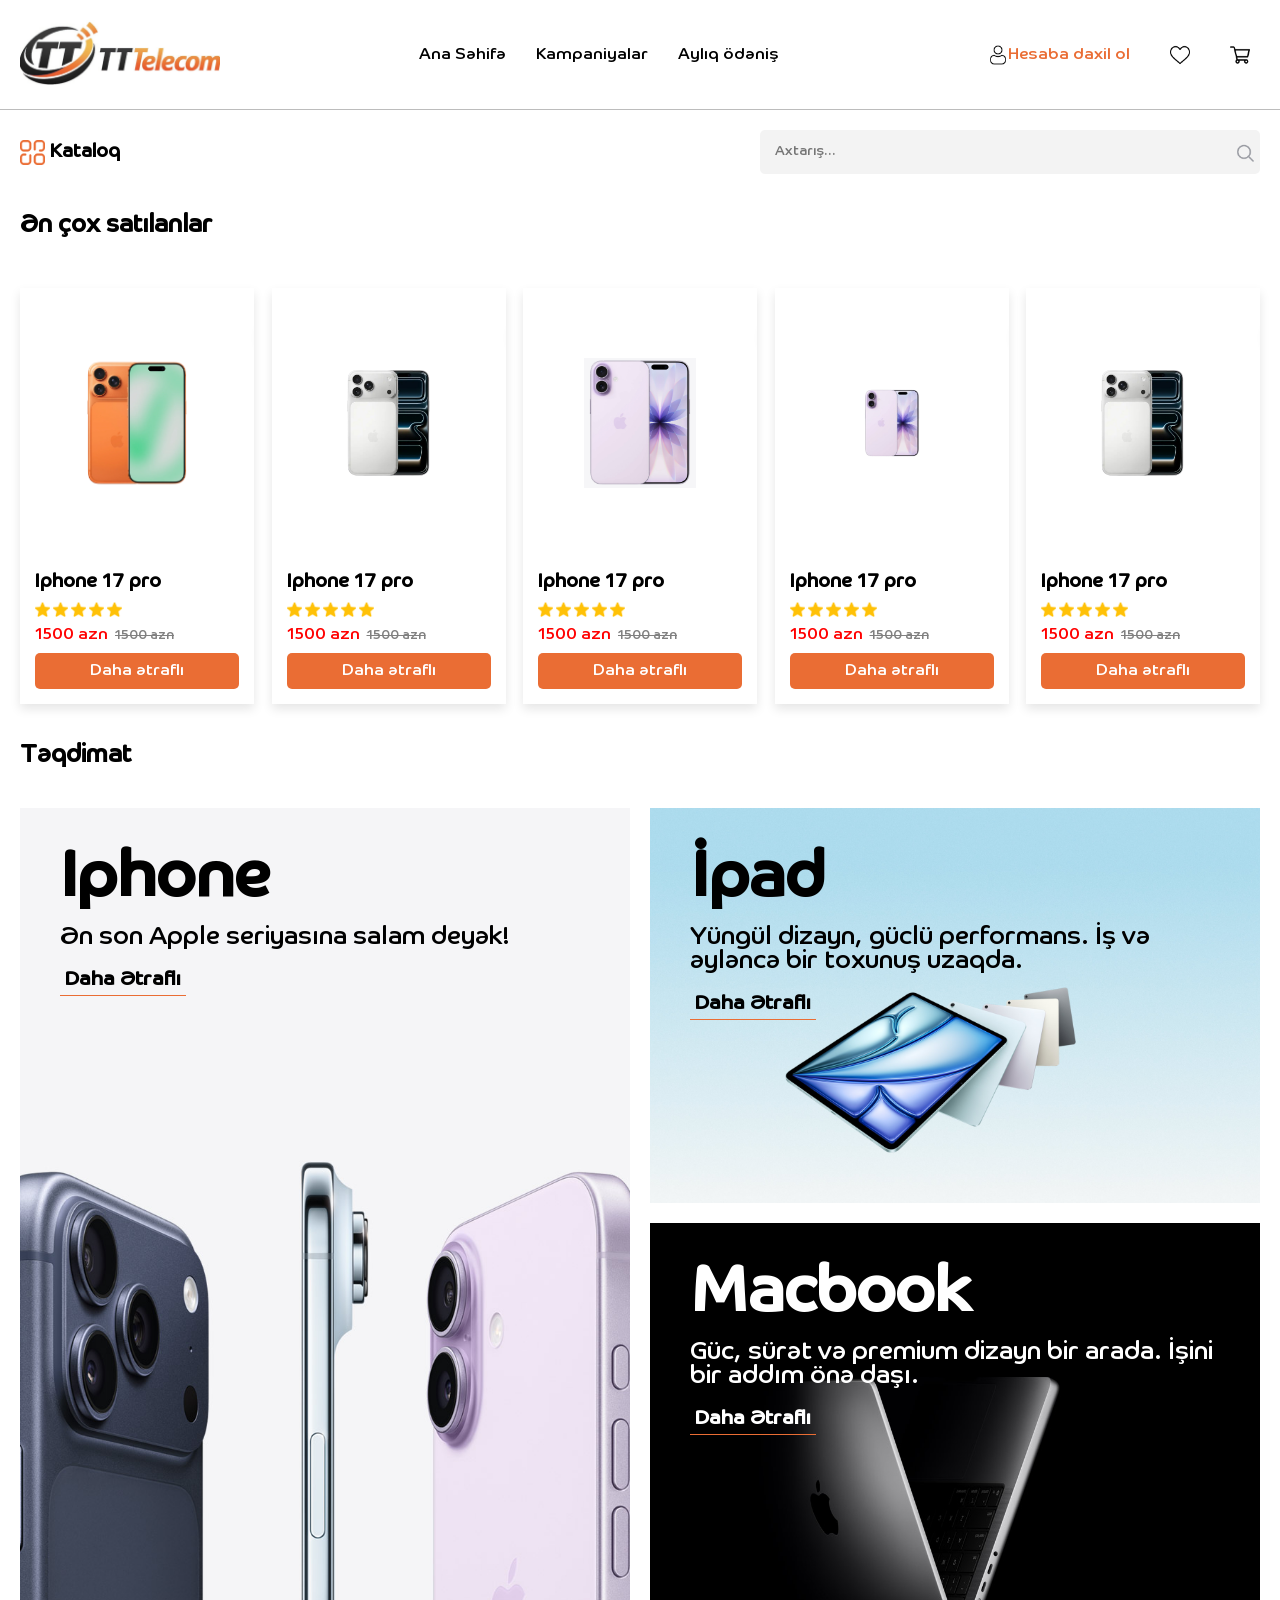
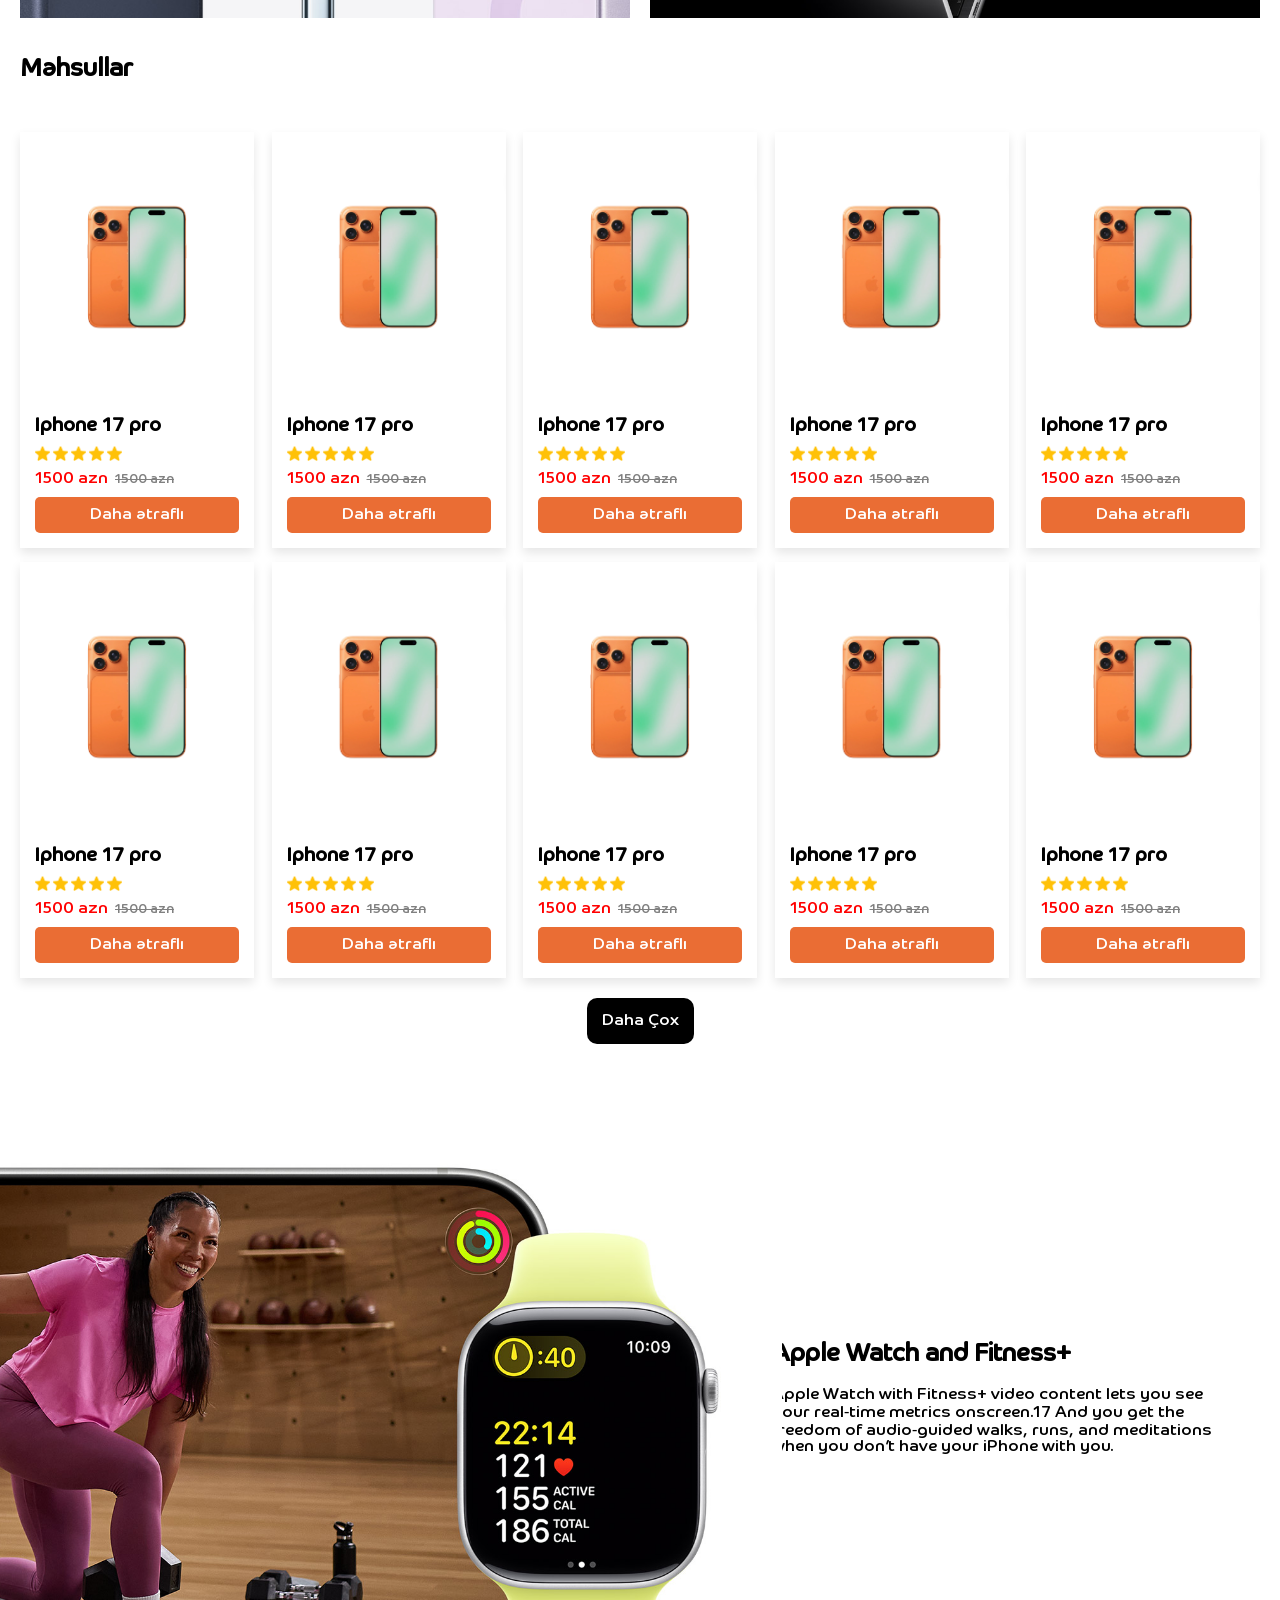
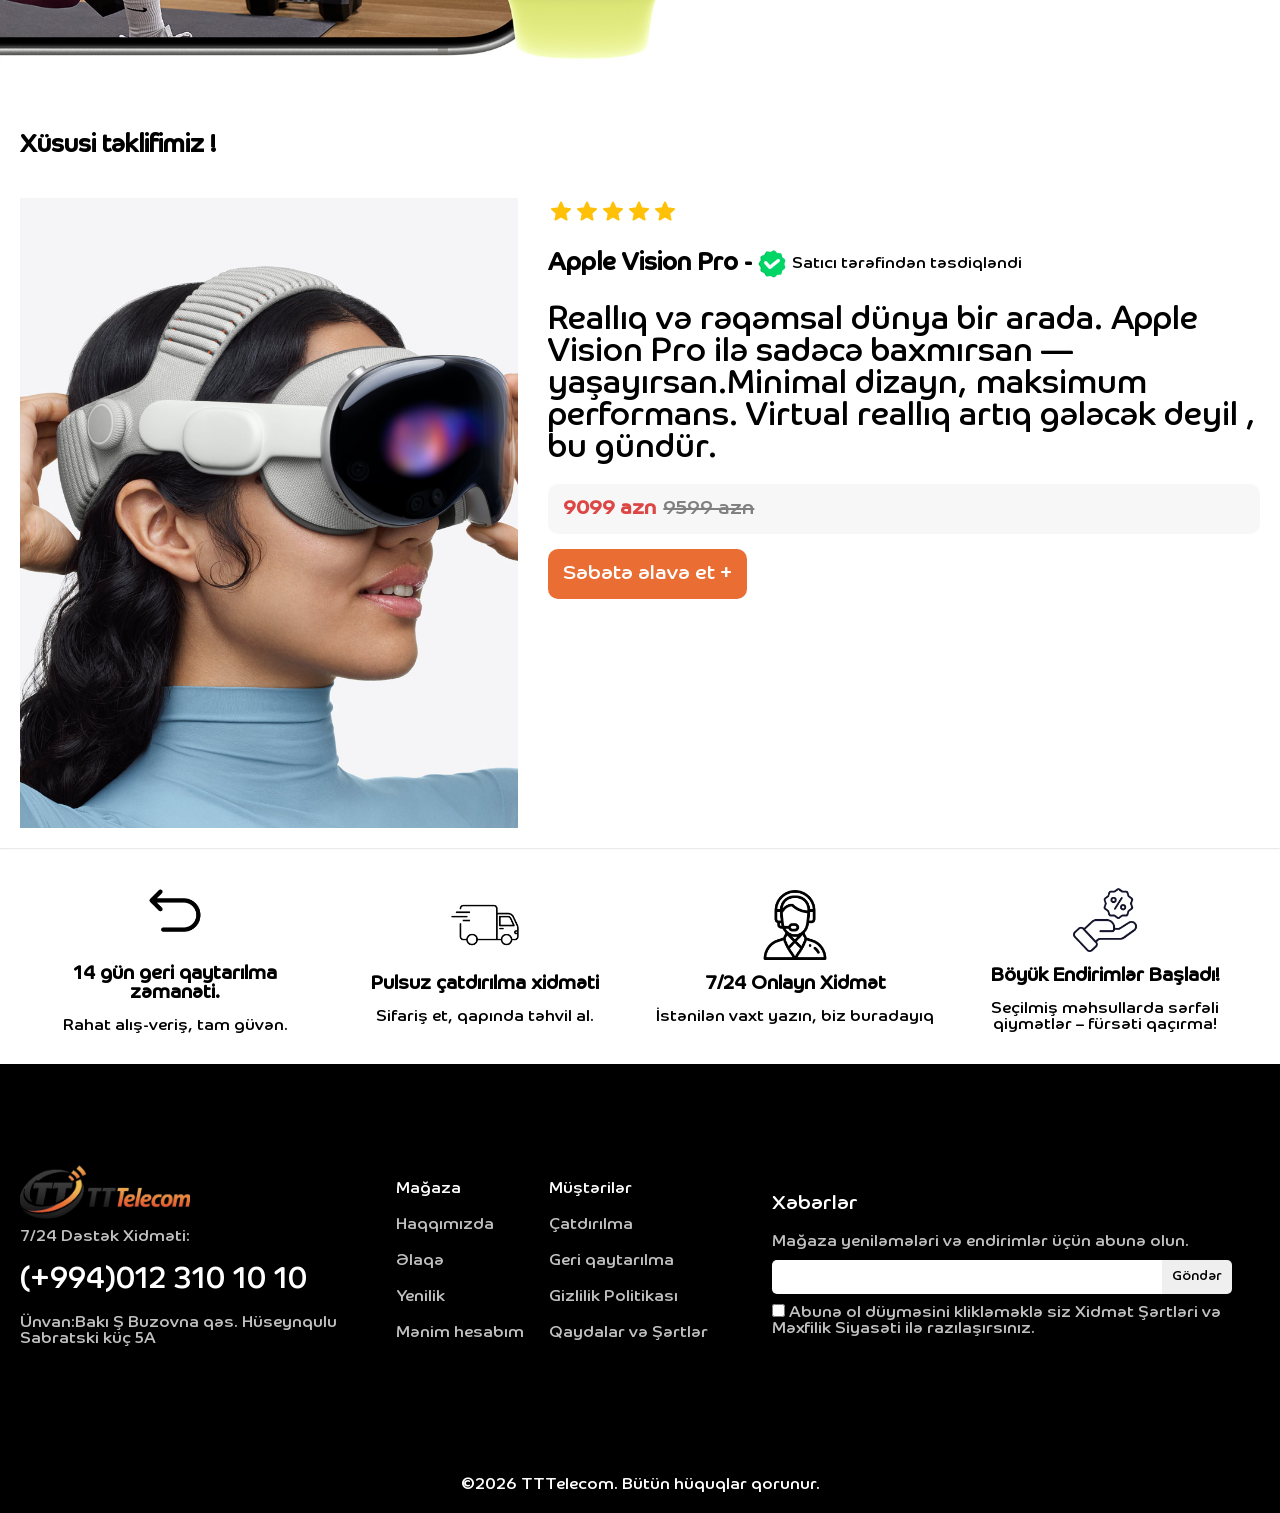
<file: index.html>
<!doctype html>
<html lang="en">
  <head>
    <meta charset="UTF-8" />
    <meta name="viewport" content="width=device-width, initial-scale=1.0" />
    <link rel="stylesheet" href="tt.css" />
    <link rel="stylesheet" href="ttmedia.css" />
    <title>TTTelecom</title>
  </head>

  <body>
    <!--Navbar-->
    <header>
      <nav>
        <div class="nav-logo">
          <img src="img/logo-black.png" alt="" />
        </div>
        <div class="nav-text">
          <ul>
            <li><a href="index.html">Ana Səhifə</a></li>
            <li><a href="">Kampaniyalar</a></li>
            <li><a href="">Aylıq ödəniş</a></li>
          </ul>
        </div>
        <div class="nav-user">
          <ul>
            <li>
              <a href="login.html" id="user">
                <img src="img/user-icon.png" alt="" />Hesaba daxil ol
              </a>
            </li>
            <li>
              <a href="like.html"><img src="img/like-icon.png" alt="" /></a>
            </li>
            <li>
              <a href="sebet.html"><img src="img/basket-icon.png" alt="" /></a>
            </li>
          </ul>
          <div class="nav-bars">
            <img src="img/bars.png" id="bars" alt="" />
          </div>
        </div>
      </nav>
    </header>
    <div class="offcanvas" id="offcanvas">
      <div class="offcanvas-header">
        <img src="img/logo-black-removebg-preview.png" alt="" />
        <img src="img/close.png" id="close" />
      </div>
      <hr />
      <div class="offcanvas-body">
        <div class="offcanvas-text">
          <ul>
            <li><a href="index.html">Ana Səhifə</a></li>
            <li><a href="">Kampaniyalar</a></li>
            <li><a href="">Aylıq ödəniş</a></li>
          </ul>
        </div>
        <div class="offcanvas-user">
          <ul>
            <li>
              <a href="login.html">
                <img src="img/user-icon.png" alt="" />Hesaba daxil ol
              </a>
            </li>
            <li>
              <a href="like.html"><img src="img/like-icon.png" alt="" />Favoriləriniz</a>
            </li>
            <li>
              <a href="card.html"><img src="img/basket-icon.png" alt="" />Səbət</a>
            </li>
          </ul>
        </div>
      </div>
    </div>
    <!--Category-->
    <section>
      <div class="category">
        <div class="kataloq">
          <div id="menu">
            <img src="img/cataloq.png" alt="" />
            <h3>Kataloq</h3>
          </div>
        </div>
        <div class="category-seacrh">
          <div class="search">
            <input type="seacrh" placeholder="Axtarış..." />
            <img src="img/search.png" alt="" />
          </div>
        </div>
        <div class="open-kataloq">
          <div class="kataloq-menu">
            <ul>
              <li id="smartphone" data-target="smart-menu" class="kat-active">
                <img src="img/smartphone.png" alt="" /> Telefonlar
              </li>
              <li id="tablet" data-target="tablet-menu">
                <img src="img/tablet.png" alt="" /> Planşetlər
              </li>
              <li id="laptop" data-target="laptop-menu">
                <img src="img/laptop.png" alt="" /> Noutbooklar
              </li>
              <li id="headphone" data-target="headphone-menu">
                <img src="img/headphones.png" alt="" /> Qulaqcıqlar
              </li>
              <li id="watch" data-target="watch-menu">
                <img src="img/apple.png" alt="" /> Saatlar
              </li>
              <li id="other" data-target="other-menu">
                <img src="img/menu.png" alt="" /> Digər
              </li>
            </ul>
          </div>
          <div class="kataloq-product">
            <div class="kataloq-close">
              <span id="kataloq-back"
                ><img src="img/back2.png" alt="" />Geri</span
              >
              <span id="kataloq-close"><img src="img/close.png" alt="" /></span>
            </div>
            <div class="smartphones" id="smart-menu">
              <div class="smart-item">
                <h3>Iphone</h3>
                <img src="img/smart-easy-removebg-preview.png" alt="" />
              </div>
              <div class="smart-item">
                <h3>Iphone plus</h3>
                <img src="img/smart-plus-removebg-preview.png" alt="" />
              </div>
              <div class="smart-item">
                <h3>Iphone pro</h3>
                <img src="img/smart-air-removebg-preview.png" alt="" />
              </div>
              <div class="smart-item">
                <h3>Iphone pro max</h3>
                <img src="img/smart-pro-removebg-preview.png" alt="" />
              </div>
            </div>
            <div class="smartphones tab" id="tablet-menu">
              <div class="smart-item">
                <h3>Ipad</h3>
                <img src="img/ipad-1.jpg" alt="" />
              </div>
              <div class="smart-item">
                <h3>Ipad mini</h3>
                <img src="img/ipad-2.jpg" alt="" />
              </div>
              <div class="smart-item">
                <h3>Ipad air</h3>
                <img src="img/ipad-3.jpg" alt="" />
              </div>
              <div class="smart-item">
                <h3>Ipad pro</h3>
                <img src="img/ipad-4.jpg" alt="" />
              </div>
            </div>
            <div class="smartphones lap" id="laptop-menu">
              <div class="smart-item">
                <h3>Macbook Neo</h3>
                <img src="img/labb-1.png" alt="" />
              </div>
              <div class="smart-item">
                <h3>Macbook Air</h3>
                <img src="img/labb-2.png" alt="" />
              </div>
              <div class="smart-item">
                <h3>Macbook Pro</h3>
                <img src="img/labb-3.png" alt="" />
              </div>
              <div class="smart-item">
                <h3>IMac</h3>
                <img src="img/labb-4.png" alt="" />
              </div>
            </div>
            <div class="smartphones tab" id="headphone-menu">
              <div class="smart-item">
                <h3>Airpods</h3>
                <img src="img/airpods-4.png" alt="" />
              </div>
              <div class="smart-item">
                <h3>Airpods 3</h3>
                <img src="img/airpods-1.png" alt="" />
              </div>
              <div class="smart-item">
                <h3>Airpods pro</h3>
                <img src="img/airpods-2.png" alt="" />
              </div>
              <div class="smart-item">
                <h3>Airpods Max</h3>
                <img src="img/airpods-3.png" alt="" />
              </div>
            </div>
            <div class="smartphones tab" id="watch-menu">
              <div class="smart-item">
                <h3>Watch SE</h3>
                <img src="img/watchh-1.png" alt="" />
              </div>
              <div class="smart-item">
                <h3>Watch 11</h3>
                <img src="img/watchh-2.png" alt="" />
              </div>
              <div class="smart-item">
                <h3>Watch Ultra</h3>
                <img src="img/watchh-3.png" alt="" />
              </div>
              <div class="smart-item">
                <h3>Watch Ultra</h3>
                <img src="img/watchh-3.png" alt="" />
              </div>
            </div>
            <div class="smartphones tab" id="other-menu">
              <div class="smart-item">
                <h3>Case</h3>
                <img src="img/other-1.png" alt="" />
              </div>
              <div class="smart-item">
                <h3>Band</h3>
                <img src="img/other-3.png" alt="" />
              </div>
              <div class="smart-item">
                <h3>Mouse</h3>
                <img src="img/other-2.png" alt="" />
              </div>
              <div class="smart-item">
                <h3>Headphone</h3>
                <img src="img/other-4.png" alt="" />
              </div>
            </div>
          </div>
        </div>
      </div>
    </section>
    <!--En cox satilan-->
    <section>
      <div class="best-seller">
        <h1>Ən çox satılanlar</h1>
        <div class="best-container">
          <div class="item">
            <div class="item-img">
              <img src="img/17pro.webp" alt="" />
              <div class="item-like">
                <a href=""><img src="img/like-icon.png" alt="" /></a>
              </div>
              <div class="item-add">
                <a href="sebet.html">Səbətə əlavə et</a>
              </div>
            </div>
            <div class="item-text">
              <h3>Iphone 17 pro</h3>
              <div class="item-star">
                <img src="img/star.png" alt="" />
                <img src="img/star.png" alt="" />
                <img src="img/star.png" alt="" />
                <img src="img/star.png" alt="" />
                <img src="img/star.png" alt="" />
              </div>
              <div class="item-price">
                <span>1500 azn</span>
                <span class="sale-off">1500 azn</span>
              </div>
              <a href="card.html">Daha ətraflı</a>
            </div>
          </div>
          <div class="item">
            <div class="item-img">
              <img src="img/iphone-removebg-preview.png" alt="" />
              <div class="item-like">
                <a href=""><img src="img/like-icon.png" alt="" /></a>
              </div>
              <div class="item-add">
                <a href="">Səbətə əlavə et</a>
              </div>
            </div>
            <div class="item-text">
              <h3>Iphone 17 pro</h3>
              <div class="item-star">
                <img src="img/star.png" alt="" />
                <img src="img/star.png" alt="" />
                <img src="img/star.png" alt="" />
                <img src="img/star.png" alt="" />
                <img src="img/star.png" alt="" />
              </div>
              <div class="item-price">
                <span>1500 azn</span>
                <span class="sale-off">1500 azn</span>
              </div>
              <a href="">Daha ətraflı</a>
            </div>
          </div>
          <div class="item">
            <div class="item-img">
              <img src="img/Iphone17-purple.jpg" alt="" />
              <div class="item-like">
                <a href=""><img src="img/like-icon.png" alt="" /></a>
              </div>
              <div class="item-add">
                <a href="">Səbətə əlavə et</a>
              </div>
            </div>
            <div class="item-text">
              <h3>Iphone 17 pro</h3>
              <div class="item-star">
                <img src="img/star.png" alt="" />
                <img src="img/star.png" alt="" />
                <img src="img/star.png" alt="" />
                <img src="img/star.png" alt="" />
                <img src="img/star.png" alt="" />
              </div>
              <div class="item-price">
                <span>1500 azn</span>
                <span class="sale-off">1500 azn</span>
              </div>
              <a href="">Daha ətraflı</a>
            </div>
          </div>
          <div class="item">
            <div class="item-img">
              <img src="img/Iphone17-purple-removebg-preview.png" alt="" />
              <div class="item-like">
                <a href=""><img src="img/like-icon.png" alt="" /></a>
              </div>
              <div class="item-add">
                <a href="">Səbətə əlavə et</a>
              </div>
            </div>
            <div class="item-text">
              <h3>Iphone 17 pro</h3>
              <div class="item-star">
                <img src="img/star.png" alt="" />
                <img src="img/star.png" alt="" />
                <img src="img/star.png" alt="" />
                <img src="img/star.png" alt="" />
                <img src="img/star.png" alt="" />
              </div>
              <div class="item-price">
                <span>1500 azn</span>
                <span class="sale-off">1500 azn</span>
              </div>
              <a href="">Daha ətraflı</a>
            </div>
          </div>
          <div class="item">
            <div class="item-img">
              <img src="img/iphone-removebg-preview.png" alt="" />
              <div class="item-like">
                <a href=""><img src="img/like-icon.png" alt="" /></a>
              </div>
              <div class="item-add">
                <a href="">Səbətə əlavə et</a>
              </div>
            </div>
            <div class="item-text">
              <h3>Iphone 17 pro</h3>
              <div class="item-star">
                <img src="img/star.png" alt="" />
                <img src="img/star.png" alt="" />
                <img src="img/star.png" alt="" />
                <img src="img/star.png" alt="" />
                <img src="img/star.png" alt="" />
              </div>
              <div class="item-price">
                <span>1500 azn</span>
                <span class="sale-off">1500 azn</span>
              </div>
              <a href="">Daha ətraflı</a>
            </div>
          </div>
        </div>
      </div>
    </section>
    <!--Təqdimat-->
    <section>
      <div class="overview-header">
        <h1>Təqdimat</h1>
      </div>
      <div class="overview">
        <div class="left-view">
          <img src="img/view-bg.jpg" alt="" />
          <div class="view-text">
            <h1>Iphone</h1>
            <p>Ən son Apple seriyasına salam deyək!</p>
            <a href="#">Daha Ətraflı</a>
          </div>
        </div>
        <div class="right-view">
          <div class="view-item">
            <img src="img/view-bg2.jpg" alt="" />
            <div class="view-text">
              <h1>İpad</h1>
              <p>
                Yüngül dizayn, güclü performans. İş və əyləncə bir toxunuş
                uzaqda.
              </p>
              <a href="">Daha Ətraflı</a>
            </div>
          </div>
          <div class="view-item">
            <img src="img/view-bg3.jpg" alt="" />
            <div class="view-text view-3">
              <h1>Macbook</h1>
              <p>
                Güc, sürət və premium dizayn bir arada. İşini bir addım önə
                daşı.
              </p>
              <a href="#">Daha Ətraflı</a>
            </div>
          </div>
        </div>
      </div>
    </section>
    <!--Məhsullar-->
    <section>
      <div class="product">
        <h1>Məhsullar</h1>
        <div class="best-container">
          <div class="item">
            <div class="item-img">
              <img src="img/17pro.webp" alt="" />
              <div class="item-like">
                <a href=""><img src="img/like-icon.png" alt="" /></a>
              </div>
              <div class="item-add">
                <a href="">Səbətə əlavə et</a>
              </div>
            </div>
            <div class="item-text">
              <h3>Iphone 17 pro</h3>
              <div class="item-star">
                <img src="img/star.png" alt="" />
                <img src="img/star.png" alt="" />
                <img src="img/star.png" alt="" />
                <img src="img/star.png" alt="" />
                <img src="img/star.png" alt="" />
              </div>
              <div class="item-price">
                <span>1500 azn</span>
                <span class="sale-off">1500 azn</span>
              </div>
              <a href="">Daha ətraflı</a>
            </div>
          </div>
          <div class="item">
            <div class="item-img">
              <img src="img/17pro.webp" alt="" />
              <div class="item-like">
                <a href=""><img src="img/like-icon.png" alt="" /></a>
              </div>
              <div class="item-add">
                <a href="">Səbətə əlavə et</a>
              </div>
            </div>
            <div class="item-text">
              <h3>Iphone 17 pro</h3>
              <div class="item-star">
                <img src="img/star.png" alt="" />
                <img src="img/star.png" alt="" />
                <img src="img/star.png" alt="" />
                <img src="img/star.png" alt="" />
                <img src="img/star.png" alt="" />
              </div>
              <div class="item-price">
                <span>1500 azn</span>
                <span class="sale-off">1500 azn</span>
              </div>
              <a href="">Daha ətraflı</a>
            </div>
          </div>
          <div class="item">
            <div class="item-img">
              <img src="img/17pro.webp" alt="" />
              <div class="item-like">
                <a href=""><img src="img/like-icon.png" alt="" /></a>
              </div>
              <div class="item-add">
                <a href="">Səbətə əlavə et</a>
              </div>
            </div>
            <div class="item-text">
              <h3>Iphone 17 pro</h3>
              <div class="item-star">
                <img src="img/star.png" alt="" />
                <img src="img/star.png" alt="" />
                <img src="img/star.png" alt="" />
                <img src="img/star.png" alt="" />
                <img src="img/star.png" alt="" />
              </div>
              <div class="item-price">
                <span>1500 azn</span>
                <span class="sale-off">1500 azn</span>
              </div>
              <a href="">Daha ətraflı</a>
            </div>
          </div>
          <div class="item">
            <div class="item-img">
              <img src="img/17pro.webp" alt="" />
              <div class="item-like">
                <a href=""><img src="img/like-icon.png" alt="" /></a>
              </div>
              <div class="item-add">
                <a href="">Səbətə əlavə et</a>
              </div>
            </div>
            <div class="item-text">
              <h3>Iphone 17 pro</h3>
              <div class="item-star">
                <img src="img/star.png" alt="" />
                <img src="img/star.png" alt="" />
                <img src="img/star.png" alt="" />
                <img src="img/star.png" alt="" />
                <img src="img/star.png" alt="" />
              </div>
              <div class="item-price">
                <span>1500 azn</span>
                <span class="sale-off">1500 azn</span>
              </div>
              <a href="">Daha ətraflı</a>
            </div>
          </div>
          <div class="item">
            <div class="item-img">
              <img src="img/17pro.webp" alt="" />
              <div class="item-like">
                <a href=""><img src="img/like-icon.png" alt="" /></a>
              </div>
              <div class="item-add">
                <a href="">Səbətə əlavə et</a>
              </div>
            </div>
            <div class="item-text">
              <h3>Iphone 17 pro</h3>
              <div class="item-star">
                <img src="img/star.png" alt="" />
                <img src="img/star.png" alt="" />
                <img src="img/star.png" alt="" />
                <img src="img/star.png" alt="" />
                <img src="img/star.png" alt="" />
              </div>
              <div class="item-price">
                <span>1500 azn</span>
                <span class="sale-off">1500 azn</span>
              </div>
              <a href="">Daha ətraflı</a>
            </div>
          </div>
          <div class="item">
            <div class="item-img">
              <img src="img/17pro.webp" alt="" />
              <div class="item-like">
                <a href=""><img src="img/like-icon.png" alt="" /></a>
              </div>
              <div class="item-add">
                <a href="">Səbətə əlavə et</a>
              </div>
            </div>
            <div class="item-text">
              <h3>Iphone 17 pro</h3>
              <div class="item-star">
                <img src="img/star.png" alt="" />
                <img src="img/star.png" alt="" />
                <img src="img/star.png" alt="" />
                <img src="img/star.png" alt="" />
                <img src="img/star.png" alt="" />
              </div>
              <div class="item-price">
                <span>1500 azn</span>
                <span class="sale-off">1500 azn</span>
              </div>
              <a href="">Daha ətraflı</a>
            </div>
          </div>
          <div class="item">
            <div class="item-img">
              <img src="img/17pro.webp" alt="" />
              <div class="item-like">
                <a href=""><img src="img/like-icon.png" alt="" /></a>
              </div>
              <div class="item-add">
                <a href="">Səbətə əlavə et</a>
              </div>
            </div>
            <div class="item-text">
              <h3>Iphone 17 pro</h3>
              <div class="item-star">
                <img src="img/star.png" alt="" />
                <img src="img/star.png" alt="" />
                <img src="img/star.png" alt="" />
                <img src="img/star.png" alt="" />
                <img src="img/star.png" alt="" />
              </div>
              <div class="item-price">
                <span>1500 azn</span>
                <span class="sale-off">1500 azn</span>
              </div>
              <a href="">Daha ətraflı</a>
            </div>
          </div>
          <div class="item">
            <div class="item-img">
              <img src="img/17pro.webp" alt="" />
              <div class="item-like">
                <a href=""><img src="img/like-icon.png" alt="" /></a>
              </div>
              <div class="item-add">
                <a href="">Səbətə əlavə et</a>
              </div>
            </div>
            <div class="item-text">
              <h3>Iphone 17 pro</h3>
              <div class="item-star">
                <img src="img/star.png" alt="" />
                <img src="img/star.png" alt="" />
                <img src="img/star.png" alt="" />
                <img src="img/star.png" alt="" />
                <img src="img/star.png" alt="" />
              </div>
              <div class="item-price">
                <span>1500 azn</span>
                <span class="sale-off">1500 azn</span>
              </div>
              <a href="">Daha ətraflı</a>
            </div>
          </div>
          <div class="item">
            <div class="item-img">
              <img src="img/17pro.webp" alt="" />
              <div class="item-like">
                <a href=""><img src="img/like-icon.png" alt="" /></a>
              </div>
              <div class="item-add">
                <a href="">Səbətə əlavə et</a>
              </div>
            </div>
            <div class="item-text">
              <h3>Iphone 17 pro</h3>
              <div class="item-star">
                <img src="img/star.png" alt="" />
                <img src="img/star.png" alt="" />
                <img src="img/star.png" alt="" />
                <img src="img/star.png" alt="" />
                <img src="img/star.png" alt="" />
              </div>
              <div class="item-price">
                <span>1500 azn</span>
                <span class="sale-off">1500 azn</span>
              </div>
              <a href="">Daha ətraflı</a>
            </div>
          </div>
          <div class="item">
            <div class="item-img">
              <img src="img/17pro.webp" alt="" />
              <div class="item-like">
                <a href=""><img src="img/like-icon.png" alt="" /></a>
              </div>
              <div class="item-add">
                <a href="">Səbətə əlavə et</a>
              </div>
            </div>
            <div class="item-text">
              <h3>Iphone 17 pro</h3>
              <div class="item-star">
                <img src="img/star.png" alt="" />
                <img src="img/star.png" alt="" />
                <img src="img/star.png" alt="" />
                <img src="img/star.png" alt="" />
                <img src="img/star.png" alt="" />
              </div>
              <div class="item-price">
                <span>1500 azn</span>
                <span class="sale-off">1500 azn</span>
              </div>
              <a href="">Daha ətraflı</a>
            </div>
          </div>
        </div>
        <div class="more">
          <a href="">Daha Çox</a>
        </div>
      </div>
    </section>
    <!---->
    <section>
      <div class="overview-2">
        <div class="view-2">
          <img src="img/watch-bg2.jpg" alt="" />
          <div class="over2-text">
            <h1>Apple Watch and Fitness+</h1>
            <p>
              Apple Watch with Fitness+ video content lets you see your
              real‑time metrics onscreen.17 And you get the freedom of
              audio‑guided walks, runs, and meditations when you don’t have your
              iPhone with you.
            </p>
          </div>
        </div>
      </div>
    </section>
    <!--Özəl təklif-->
    <section>
      <div class="special">
        <h1>Xüsusi təklifimiz !</h1>
      </div>
      <div class="special-offer">
        <div class="offer-img">
          <img src="img/vision.jpg" alt="" />
        </div>
        <div class="offer-text">
          <div class="stars">
            <img src="img/star.png" alt="" />
            <img src="img/star.png" alt="" />
            <img src="img/star.png" alt="" />
            <img src="img/star.png" alt="" />
            <img src="img/star.png" alt="" />
          </div>
          <h1>
            Apple Vision Pro -
            <span
              ><img src="img/verified.png" alt="" />Satıcı tərəfindən
              təsdiqləndi</span
            >
          </h1>
          <p>
            Reallıq və rəqəmsal dünya bir arada. Apple Vision Pro ilə sadəcə
            baxmırsan — yaşayırsan.Minimal dizayn, maksimum performans. Virtual
            reallıq artıq gələcək deyil , bu gündür.
          </p>
          <div class="vision-price">
            <span>9099 azn</span>
            <span class="sale-off">9599 azn</span>
          </div>
          <a href="">Səbətə əlavə et +</a>
        </div>
      </div>
    </section>
    <!--Servislər-->
    <hr style="opacity: 0.2" />
    <section>
      <div class="services">
        <div class="service-item">
          <div class="service-img">
            <img src="img/back.png" alt="" />
          </div>
          <div class="service-text">
            <h3>14 gün geri qaytarılma zəmanəti.</h3>
            <p>Rahat alış-veriş, tam güvən.</p>
          </div>
        </div>
        <div class="service-item">
          <div class="service-img">
            <img src="img/transport.png" alt="" />
          </div>
          <div class="service-text">
            <h3>Pulsuz çatdırılma xidməti</h3>
            <p>Sifariş et, qapında təhvil al.</p>
          </div>
        </div>
        <div class="service-item">
          <div class="service-img">
            <img src="img/support.png" alt="" />
          </div>
          <div class="service-text">
            <h3>7/24 Onlayn Xidmət</h3>
            <p>İstənilən vaxt yazın, biz buradayıq</p>
          </div>
        </div>
        <div class="service-item">
          <div class="service-img">
            <img src="img/discount.png" alt="" />
          </div>
          <div class="service-text">
            <h3>Böyük Endirimlər Başladı!</h3>
            <p>Seçilmiş məhsullarda sərfəli qiymətlər – fürsəti qaçırma!</p>
          </div>
        </div>
      </div>
    </section>
    <!--Footer-->
    <footer>
      <div class="item-1">
        <div class="footer-logo">
          <img src="img/logo-black-removebg-preview.png" alt="" />
          <span>7/24 Dəstək Xidməti:</span>
          <span class="call">(+994)012 310 10 10</span>
          <span>Ünvan:Bakı Ş Buzovna qəs. Hüseynqulu Sabratski küç 5A</span>
        </div>
        <div class="footer-company">
          <div>
            <span>Mağaza</span>
            <span>Haqqımızda</span>
            <span>Əlaqə</span>
            <span>Yenilik</span>
            <span>Mənim hesabım</span>
          </div>
          <div>
            <span>Müştərilər</span>
            <span>Çatdırılma</span>
            <span>Geri qaytarılma</span>
            <span>Gizlilik Politikası</span>
            <span>Qaydalar və Şərtlər</span>
          </div>
        </div>
      </div>
      <div class="item-2">
        <span>Xəbərlər</span>
        <span>Mağaza yeniləmələri və endirimlər üçün abunə olun.</span>
        <div class="send">
          <input type="email" name="" id="" />
          <button type="submit">Göndər</button>
        </div>
        <div class="terms">
          <input type="checkbox" name="" id="" />
          <span
            >Abunə ol düyməsini klikləməklə siz Xidmət Şərtləri və Məxfilik
            Siyasəti ilə razılaşırsınız.</span
          >
        </div>
      </div>
    </footer>
    <section
      style="
        padding: 20px;
        text-align: center;
        width: 100%;
        background-color: #000;
      "
    >
      <span style="color: #fff">©2026 TTTelecom. Bütün hüquqlar qorunur.</span>
    </section>
    <!--laoder-->
    <div class="loader">
      <div class="spinner"></div>
    </div>

    <script src="https://code.jquery.com/jquery-3.7.1.min.js"></script>
    <script src="tt.js"></script>
  </body>
</html>
</file>
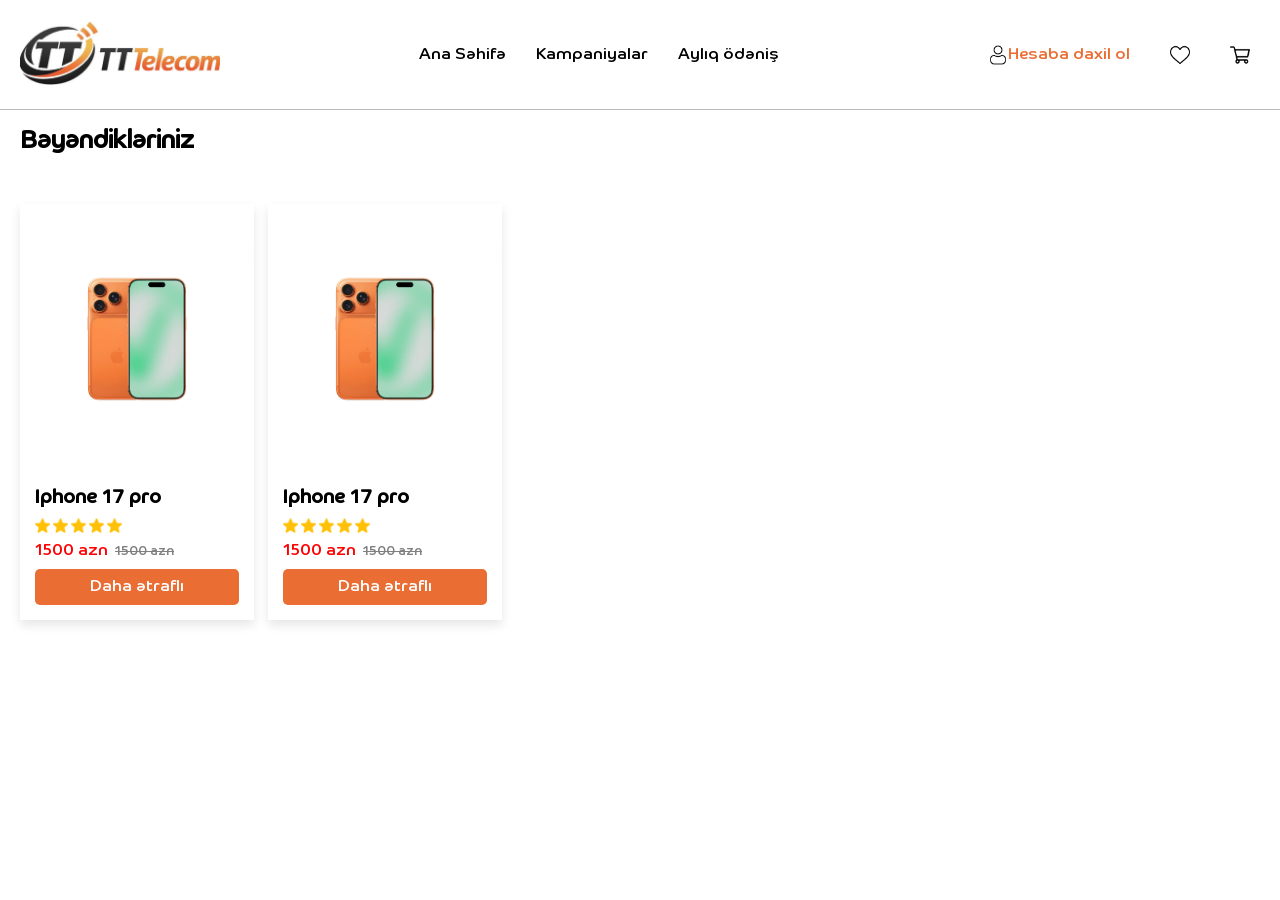
<file: like.html>
<!doctype html>
<html lang="en">
  <head>
    <meta charset="UTF-8" />
    <meta name="viewport" content="width=device-width, initial-scale=1.0" />
    <link rel="stylesheet" href="tt.css" />
    <link rel="stylesheet" href="ttmedia.css" />
    <title>Document</title>
  </head>

  <body>
    <header>
      <nav>
        <div class="nav-logo">
          <img src="img/logo-black.png" alt="" />
        </div>
        <div class="nav-text">
          <ul>
            <li><a href="index.html">Ana Səhifə</a></li>
            <li><a href="">Kampaniyalar</a></li>
            <li><a href="">Aylıq ödəniş</a></li>
          </ul>
        </div>
        <div class="nav-user">
          <ul>
            <li>
              <a href="login.html" id="user">
                <img src="img/user-icon.png" alt="" />Hesaba daxil ol
              </a>
            </li>
            <li>
              <a href="like.html"><img src="img/like-icon.png" alt="" /></a>
            </li>
            <li>
              <a href="sebet.html"><img src="img/basket-icon.png" alt="" /></a>
            </li>
          </ul>
          <div class="nav-bars">
            <img src="img/bars.png" id="bars" alt="" />
          </div>
        </div>
      </nav>
    </header>

    <section class="like-container">
      <h1>Bəyəndikləriniz</h1>
      <div class="best-container like-items">
        <div class="item">
          <div class="item-img">
            <img src="img/17pro.webp" alt="" />
            <div class="item-like">
              <a href=""><img src="img/like-icon.png" alt="" /></a>
            </div>
            <div class="item-add">
              <a href="sebet.html">Səbətə əlavə et</a>
            </div>
          </div>
          <div class="item-text">
            <h3>Iphone 17 pro</h3>
            <div class="item-star">
              <img src="img/star.png" alt="" />
              <img src="img/star.png" alt="" />
              <img src="img/star.png" alt="" />
              <img src="img/star.png" alt="" />
              <img src="img/star.png" alt="" />
            </div>
            <div class="item-price">
              <span>1500 azn</span>
              <span class="sale-off">1500 azn</span>
            </div>
            <a href="card.html">Daha ətraflı</a>
          </div>
        </div>
        <div class="item">
          <div class="item-img">
            <img src="img/17pro.webp" alt="" />
            <div class="item-like">
              <a href=""><img src="img/like-icon.png" alt="" /></a>
            </div>
            <div class="item-add">
              <a href="">Səbətə əlavə et</a>
            </div>
          </div>
          <div class="item-text">
            <h3>Iphone 17 pro</h3>
            <div class="item-star">
              <img src="img/star.png" alt="" />
              <img src="img/star.png" alt="" />
              <img src="img/star.png" alt="" />
              <img src="img/star.png" alt="" />
              <img src="img/star.png" alt="" />
            </div>
            <div class="item-price">
              <span>1500 azn</span>
              <span class="sale-off">1500 azn</span>
            </div>
            <a href="">Daha ətraflı</a>
          </div>
        </div>
      </div>
    </section>

    <script src="https://code.jquery.com/jquery-3.7.1.min.js"></script>
    <script src="tt.js"></script>
  </body>
</html>
</file>
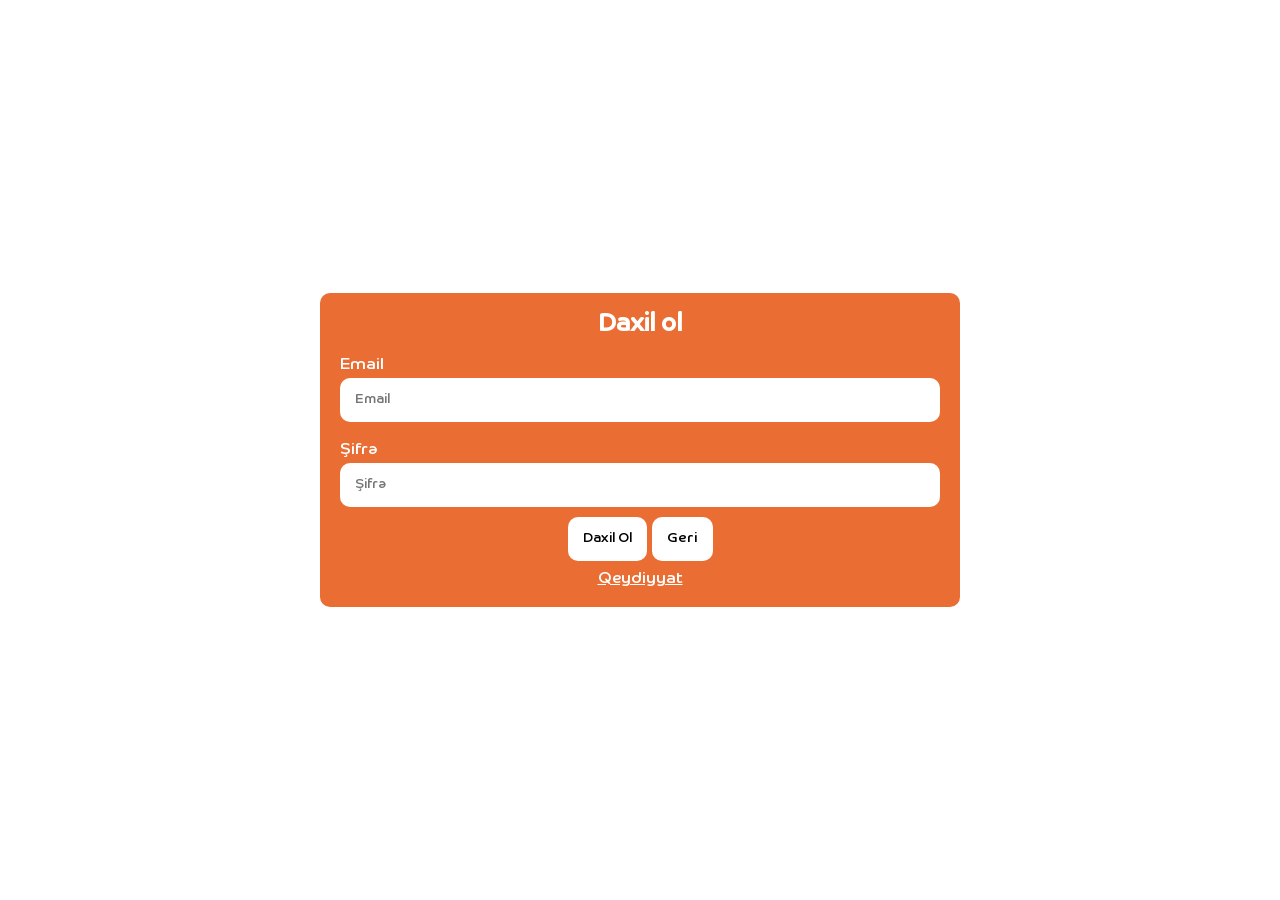
<file: login.html>
<!DOCTYPE html>
<html lang="en">
<head>
    <meta charset="UTF-8">
    <meta name="viewport" content="width=device-width, initial-scale=1.0">
    <link rel="stylesheet" href="tt.css">
    <link rel="stylesheet" href="ttmedia.css" />
    <title>Giriş</title>
</head>
<body>
    <section class="login">
    <form action="login.html" class="register" method="POST">
        <h1>Daxil ol</h1>
        <div>
          <label for="">Email</label>
          <input type="email" placeholder="Email" name="email">
          
        </div>
        <div>
          <label for="">Şifrə</label>
          <input type="password" placeholder="Şifrə" name="parol">
      
        </div>
        <div class="button-group">
          <button type="submit" name="daxilol">Daxil Ol</button>
          <a href="index.html" id="formclose">Geri</a>
        </div>
        <span><a href="registration.html">Qeydiyyat</a></span>
      </form>
    </section>
<script src="tt.js"></script>
</body>
</html>
</file>
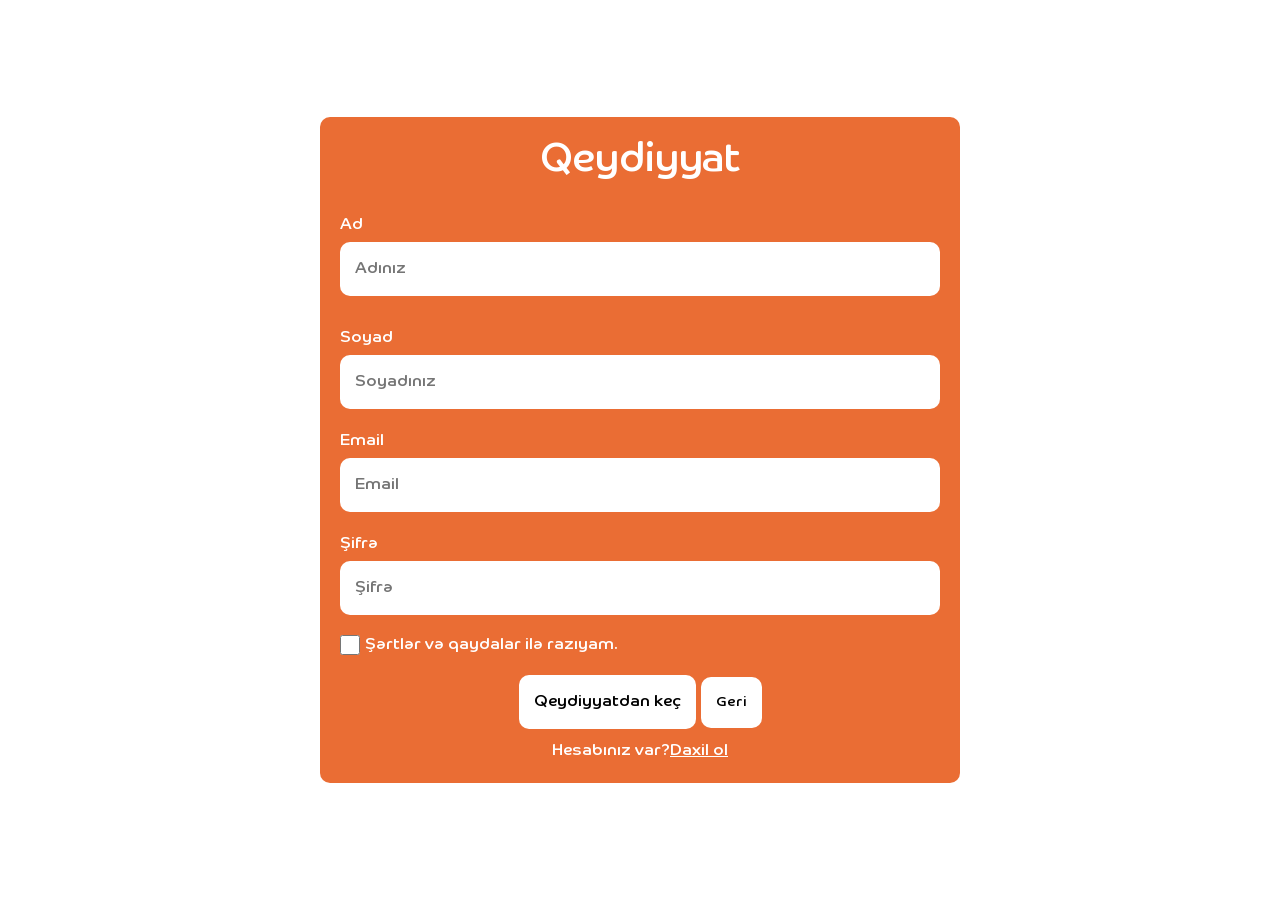
<file: registration.html>
<!DOCTYPE html>
<html lang="en">
<head>
    <meta charset="UTF-8">
    <meta name="viewport" content="width=device-width, initial-scale=1.0">
    <link href="https://cdn.jsdelivr.net/npm/bootstrap@5.0.2/dist/css/bootstrap.min.css" rel="stylesheet" integrity="sha384-EVSTQN3/azprG1Anm3QDgpJLIm9Nao0Yz1ztcQTwFspd3yD65VohhpuuCOmLASjC" crossorigin="anonymous">
    <link rel="stylesheet" href="tt.css">
    <link rel="stylesheet" href="ttmedia.css" />
    <title>Qeydiyyat</title>
</head>
<body>
    <section class="login" id="login">
      <form action="registration.php" method="POST" class="register">
        <h1>Qeydiyyat</h1>
        <div class="name">
          <div>
            <label for="">Ad</label>
            <input type="text" name="ad" id="" placeholder="Adınız">
            
          </div>
          <div>
            <label for="">Soyad</label>
            <input type="text" name="soyad" id="" placeholder="Soyadınız">
          
          </div>
        </div>
        <div>
          <label for="">Email</label>
          <input type="email" name="email" placeholder="Email">
          
        </div>
        <div>
          <label for="">Şifrə</label>
          <input type="password" name="parol" placeholder="Şifrə">
       
        </div>
        <div class="check">
          <input type="checkbox" name="check">
          <span>Şərtlər və qaydalar ilə razıyam.</span>
        </div>
        <div class="button-group">
          <button type="submit" name="yaddasaxla">Qeydiyyatdan keç</button>
          <a href="index.html" id="formclose">Geri</a>
        </div>
        
        <span>Hesabınız var?<a href="login.html">Daxil ol</a></span>
      </form>
    </section>
    

<script src="https://cdn.jsdelivr.net/npm/bootstrap@5.0.2/dist/js/bootstrap.bundle.min.js" integrity="sha384-MrcW6ZMFYlzcLA8Nl+NtUVF0sA7MsXsP1UyJoMp4YLEuNSfAP+JcXn/tWtIaxVXM" crossorigin="anonymous"></script>
<script src="tt.js"></script>
</body>
</html>
</file>
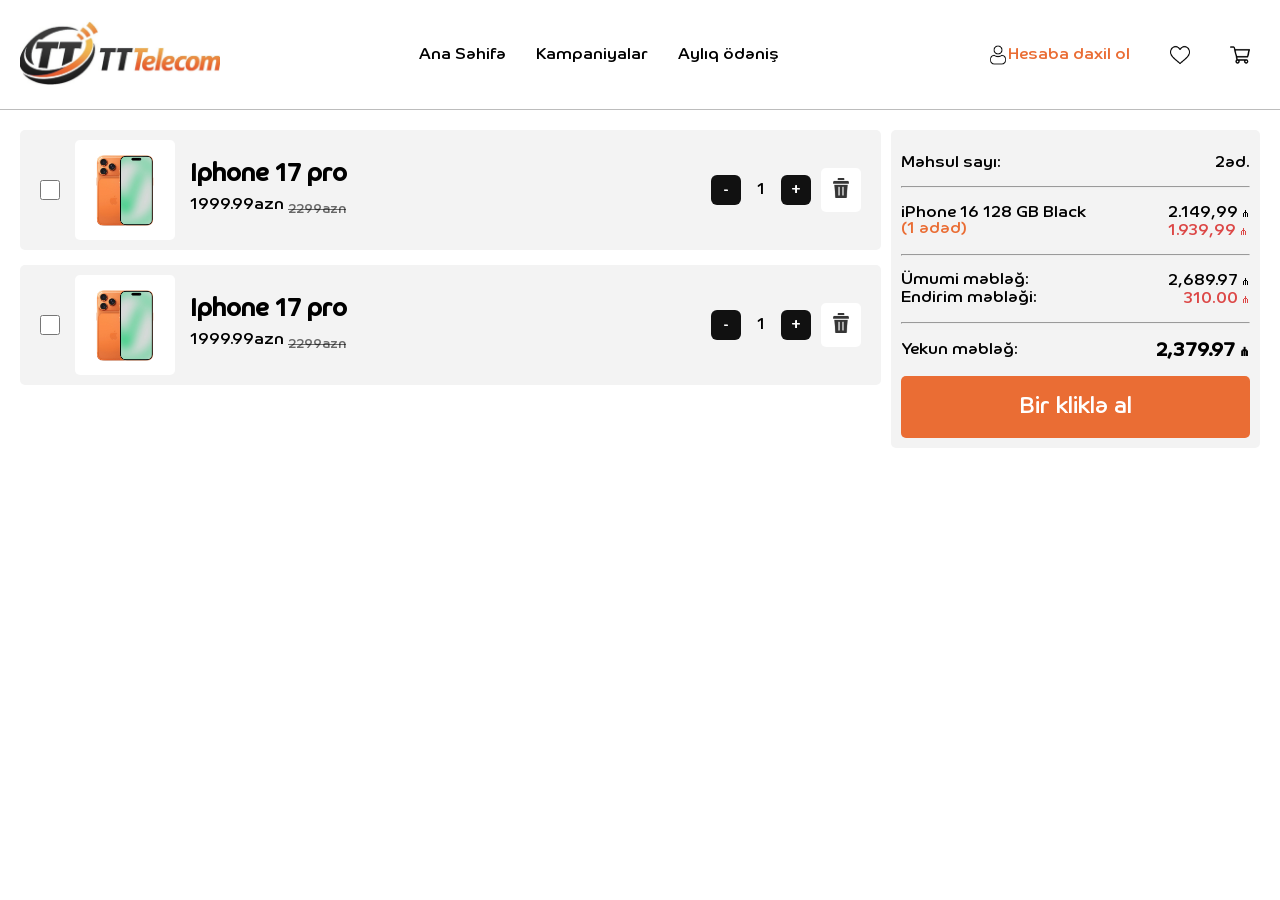
<file: sebet.html>
<!doctype html>
<html lang="en">
  <head>
    <meta charset="UTF-8" />
    <meta name="viewport" content="width=device-width, initial-scale=1.0" />
    <link rel="stylesheet" href="tt.css" />
    <link rel="stylesheet" href="ttmedia.css" />
    <title>Document</title>
  </head>

  <body>
    <header>
      <nav>
        <div class="nav-logo">
          <img src="img/logo-black.png" alt="" />
        </div>
        <div class="nav-text">
          <ul>
            <li><a href="index.html">Ana Səhifə</a></li>
            <li><a href="">Kampaniyalar</a></li>
            <li><a href="">Aylıq ödəniş</a></li>
          </ul>
        </div>
        <div class="nav-user">
          <ul>
            <li>
              <a href="login.html" id="user">
                <img src="img/user-icon.png" alt="" />Hesaba daxil ol
              </a>
            </li>
            <li>
              <a href="like.html"><img src="img/like-icon.png" alt="" /></a>
            </li>
            <li>
              <a href="sebet.html"><img src="img/basket-icon.png" alt="" /></a>
            </li>
          </ul>
          <div class="nav-bars">
            <img src="img/bars.png" id="bars" alt="" />
          </div>
        </div>
      </nav>
    </header>

    <div class="sebet-container">
      <section>
        <div class="sebet-box">
          <div class="sebet-card">
            <input type="checkbox" name="" id="" />
            <div class="seb-img">
              <img src="img/17pro.webp" alt="" />
            </div>
            <div class="seb-text">
              <h2>Iphone 17 pro</h2>
              <span>1999.99azn <sub>2299azn</sub></span>
            </div>
          </div>
          <div class="sebet-delete">
            <div class="quantity-box">
              <button class="minus">-</button>
              <span class="count">1</span>
              <button class="plus">+</button>
            </div>
            <a href=""><img src="img/delete.png" alt="" /></a>
          </div>
        </div>
        <div class="sebet-box">
          <div class="sebet-card">
            <input type="checkbox" name="" id="" />
            <div class="seb-img">
              <img src="img/17pro.webp" alt="" />
            </div>
            <div class="seb-text">
              <h2>Iphone 17 pro</h2>
              <span>1999.99azn <sub>2299azn</sub></span>
            </div>
          </div>
          <div class="sebet-delete">
            <div class="quantity-box">
              <button class="minus">-</button>
              <span class="count">1</span>
              <button class="plus">+</button>
            </div>
            <a href=""><img src="img/delete.png" alt="" /></a>
          </div>
        </div>
      </section>

      <div class="sebet-price">
        <div class="price-item">
          <span>Məhsul sayı:</span>
          <span>2əd.</span>
        </div>
        <hr />
        <div class="price-item">
          <div>
            iPhone 16 128 GB Black
            <article>(1 ədəd)</article>
          </div>
          <div class="item">
            <span>2.149,99 ₼</span>
            <span class="red">1.939,99 ₼</span>
          </div>
        </div>
        <hr />
        <div class="price-item price-total">
          <div>
            <span>Ümumi məbləğ:</span>
            <span>2,689.97 ₼</span>
          </div>
          <div>
            <span>Endirim məbləği:</span>
            <span class="red">310.00 ₼</span>
          </div>
        </div>
        <hr />
        <div class="price-item">
          <span>Yekun məbləğ:</span>
          <b>2,379.97 ₼</b>
        </div>
        <button>Bir kliklə al</button>
      </div>
    </div>

    <script src="https://code.jquery.com/jquery-3.7.1.min.js"></script>
    <script src="tt.js"></script>
  </body>
</html>
</file>
<file: tt.css>
@font-face {
    font-family: 'Co Headline W';
    src: url('CoHeadlineW-Regular.woff2') format('woff2'),
        url('CoHeadlineW-Regular.woff') format('woff'),
        url('CoHeadlineW-Regular.svg#CoHeadlineW-Regular') format('svg');
    font-weight: normal;
    font-style: normal;
}
*{
    margin: 0;
    padding: 0;
    box-sizing: border-box;
    font-family: system-ui, -apple-system, BlinkMacSystemFont, 'Segoe UI', Roboto, Oxygen, Ubuntu, Cantarell, 'Open Sans', 'Helvetica Neue', sans-serif;
    font-family: 'Co Headline W';
}
header{
    border-bottom: 0.5px solid #00000043;
}
nav{
    width: 100%;
    display: flex;
    justify-content: space-between;
    align-items: center;
    position: relative;
    padding: 20px;
    overflow-x: hidden;
}
nav .nav-logo>img{
    width: 200px;
}
nav .nav-text>ul,
nav .nav-user>ul{
    display: flex;
    align-items: center;
    gap: 20px;
    list-style: none;
}
nav .nav-text>ul li a{
    padding: 5px;
    text-decoration: none;
    color: #000;
}
nav .nav-user>ul li a{
    padding: 10px;
    border-radius: 50%;
    display: grid;
    place-content: center;
    background-color: #fff;
    transition: 0.3s;
}
nav .nav-user>ul li a:hover{
    background-color: #000;
}
nav .nav-user>ul li a img{
    width: 20px;
}
nav .nav-user>ul li a:hover img{
    filter: invert(1);
}
nav .nav-bars{
    display: none;
}
.offcanvas{
    display: none;
}
.category{
    width: 100%;
    display: flex;
    justify-content: space-between;
    align-items: center;
    padding: 20px;
    gap: 10px;
    position: relative;
}
.kataloq>div{
    display: flex;
    align-items: center;
    gap: 5px;
    cursor: pointer;
}
.kataloq>div img{
    width: 25px;
}
.kataloq-close{
    display: none;
}
.search{
    background-color: #F3F3F3;
    display: flex;
    align-items: center;
    border-radius: 5px;
    padding: 5px;
    width: 500px;
}
.search input{
    width: 100%;
    border: none;
    background-color: transparent;
    padding: 10px;
}
.search input:focus{
    border: none;
    outline: none;
}
.search img{
    width: 20px;
}
.open-kataloq{
    position: absolute;
    left: 0;
    top: 80px;
    z-index: 99999999999;
    width: 100%;
    background-color: #F3F3F3;
    padding: 10px;
    display: none;
    align-items: center;
    gap: 10px;
}
.kataloq-menu{
    width: 20%;
    border-right: 0.5px solid #ccc;
    padding-right: 10px;
}
.kataloq-menu ul{
    width: 100%;
}
.kataloq-menu ul li{
    padding: 10px;
    list-style: none;
    display: flex;
    align-items: center;
    gap: 3px;
    cursor: pointer;
    transition: 0.3s;
    border-radius: 5px;
}
.kataloq-menu ul li:hover{
    color: #EA6D34;
    background-color: #fff;
}
.kat-active{
    background-color: #fff;
    color: #EA6D34;
}
.kataloq-menu ul li img{
    width: 20px;
}
.kataloq-product{
    width: 80%;
    height: 200px;
    position: relative;
}
.smartphones{
    position: absolute;
    width: 100%;
    height: 100%;
    left: 0;
    top: 0;
    display: none;
    align-items: center;
    justify-content: space-between;
    flex-wrap: nowrap
}
#tablet-menu{
    display: none;
}

#smart-menu {
    display: flex; /* default açıq */
}
.smartphones .smart-item{
    width: calc(100% / 4 - 10px);
    padding: 10px;
    text-align: center;
    overflow: hidden;
}
.smartphones .smart-item img{
    width: 200px;
    height: 200px;
}
.tab .smart-item img{
    width: 100px;
    height: 100px;
    margin-top: 20px;
}
.lap .smart-item img{
    width: 150px;
    height: 120px;
}   
.best-seller{
    padding: 20px;
    width: 100%;
}
.best-container{
    width: 100%;
    margin-top: 50px;
    display: flex;
    justify-content: space-between;
    align-items: center;
    flex-wrap: wrap;
    gap: 14px;
}
.best-container>.item{
    width: calc(100% / 5 - 14px);
    box-shadow: 0 5px 10px rgba(0, 0, 0, 0.1);
}
.best-container>.item .item-img{
    width: 100%;
    height: 30vh;
    padding: 10px;
    display: grid;
    place-content: center;
    position: relative;
    overflow: hidden;
}
.best-container>.item .item-img .item-like{
    width: 50px;
    height: 50px;
    position: absolute;
    top: 20px;
    right: -55px;
    background-color: #fff;
    z-index: 10;
    border-radius: 50%;
    display: flex;
    justify-content: center;
    align-items: center;
    box-shadow: 0 5px 10px rgba(0, 0, 0, 0.1);
    cursor: pointer;
    transition: 0.2s;
}
.best-container>.item:hover .item-img .item-like{
    right: 20px;
}
.best-container>.item .item-img .item-like:hover{
    background-color: #000;
}
.best-container>.item .item-img .item-add{
    position: absolute;
    bottom: 0;
    left: 0;
    width: 100%;
    display: flex;
    align-items: center;
    justify-content: center;
    padding: 0px 20px;
    transform: translateY(100%);
    transition: 0.2s;
}
.best-container>.item .item-img .item-add a{
    color: #fff;
    text-decoration: none;
    background-color: #000;
    padding: 15px 10px;
    display: inline-block;
    width: 100%;
    text-align: center;
}
.best-container>.item:hover .item-img .item-add{
    transform: translateY(0);
}
.best-container>.item .item-img .item-like:hover a img{
    filter: invert(1);
}
.best-container>.item .item-img .item-like a{
    width: 100%;
    display: flex;
    justify-content: center;
    align-items: center;
    text-decoration: none;
}
.best-container>.item .item-img .item-like a img{
    width: 50%;
}
.best-container>.item .item-img img{
    width: 100%;
    height: 130px;
    object-fit: contain;
}
.best-container>.item .item-text{
    padding: 15px;
}
.best-container>.item .item-text .item-star{
    display: flex;
    align-items: center;
    padding: 5px 0;
    margin-bottom: 5px;
    gap: 3px;
}
.best-container>.item .item-text .item-star img{
    width: 15px;
}
.item-price{
    font-size: 20px;
    color: red;
    margin-bottom: 10px;
    font-weight: 500;
    font-size: 16px;
}
.sale-off{
    color: gray;
    font-weight: 400;
    text-decoration:line-through;
    margin-left: 3px;
    font-size: 13px
}
    
.best-container>.item .item-text h3{
    margin-bottom: 5px;
}
.best-container>.item .item-text a{
    padding: 10px;
    text-decoration: none;
    border-radius: 5px;
    background-color: #EA6D34;
    color: #fff;
    display: inline-block;
    width: 100%;
    text-align: center;
}
.overview{
    width: 100%;
    padding: 20px;
    display: flex;
    gap: 20px;
}
.overview-header{
    padding: 20px;
}
.overview .left-view,
.overview .right-view{
    width: 50%;
    height: 90vh;
    position: relative;
    display: flex;
    flex-direction: column;
    gap: 20px;
    overflow: hidden;
}
.overview .left-view img{
    width: 100%;
    height: 100%;
    object-fit: cover;
    position: absolute;
    left: 0;
    top: 0;
    transition: 0.8s;
}
.overview .right-view .view-item{
    width: 100%;
    height: 45vh;
    position: relative;
    display: flex;
    overflow: hidden;
}
.overview .right-view .view-item img{
    width: 100%;
    height: 100%;
    object-fit: cover;
    position: absolute;
    left: 0;
    top: 0;
    transition: 0.5s;
}
.view-text{
    position: relative;
    z-index: 99;
    padding: 40px;
}
.view-text h1{
    font-size: 4rem;
    margin-bottom: 15px;
    transition: 0.5s;
}
.view-text p{
    font-size: 25px;
    
}
.view-text a{
    margin-top: 15px;
    color: #000;
    padding: 5px;
    text-decoration: none;
    display: inline-block;
    border-bottom: 1px solid #EA6D34;
    font-size: 20px;
    font-weight: 600;
    transition: 0.3s;
}
.view-3 h1,.view-3 p,.view-3 a{
    color: #fff;
}
.overview .left-view:hover img{
    scale: 1.1;
}
.overview .left-view:hover h1{
    color: #EA6D34;
}.overview .left-view a:hover {
    color: #EA6D34;
    background-color: #000;
    padding: 10px;
}
.overview .right-view .view-item:hover img{
    scale: 1.1;
}
.overview .right-view .view-item:hover h1{
    color: #EA6D34;
}
.overview .right-view .view-item a:hover{
    color: #EA6D34;
    background-color: #000;
    padding: 10px;
}
.product{
    width: 100%;
    padding: 20px;
}
.product .more{
    width: 100%;
    padding: 20px;
    text-align: center;
}
.product .more>a{
    background-color: #000;
    color: #fff;
    border-radius: 10px;
    padding: 15px;
    text-decoration: none;
    display: inline-block;
}
.overview-2{
    width: 100%;
    padding-right: 20px;
}
.overview-2 .view-2{
    width: 100%;
    height: 70vh;
    padding: 20px;
    position: relative;
    overflow: hidden;
    display: flex;
    justify-content: flex-end;
    align-items: center;
}
.overview-2 .view-2 img{
    position: absolute;
    width: 70%;
    height: 100%;
    left: 0;
    top: 0;
    object-fit: contain;
    transform: translateX(-100px);
}
.over2-text{
    width: 40%;
    padding: 20px;
}
.over2-text h1{
    margin-bottom: 20px;
}
.special{
    padding: 20px;
}
.special-offer{
    width: 100%;
    padding: 20px;
    display: flex;
}
.special-offer .offer-img{
    width: 500px;
    height: 70vh;
}
.special-offer .offer-img img{
    width: 100%;
    height: 100%;
    object-fit: cover;
}
.special-offer .offer-text{
    width: 60%;
    padding-left: 30px;
}
.offer-text .stars{
    display: flex;
    align-items: center;
}
.offer-text .stars img{
    width: 20px;
    margin: 3px;
}
.special-offer .offer-text h1{
    display: flex;
    align-items: center;
    margin:  20px 0;
}
.special-offer .offer-text h1 span img{
    width: 40px;
}
.special-offer .offer-text h1 span{
    font-weight: 400;
    font-size: 16px;
    display: flex;
    align-items: center;
}
.special-offer .offer-text p{
    font-size: 2em;
}
.vision-price{
    width: 100%;
    padding: 15px;
    margin-top: 20px;
    border-radius: 10px;
    background-color: #F7F7F7;
}
.vision-price span{
    font-size: 20px;
    font-weight: 300;
}
.vision-price span:nth-child(1){
    color: #DC4746;
    font-weight: 600;
}
.offer-text a{
    display: inline-block;
    text-decoration: none;
    color: #fff;
    margin: 15px 0;
    font-size: 20px;
    background-color: #EA6D34;
    padding: 15px;
    border-radius: 10px;
    cursor: pointer;
    transition: 0.2s;
}
.offer-text a:hover{
    background-color: #F7F7F7;
    color: #EA6D34;
}
.services{
    padding: 20px;
    width: 100%;
    display: flex;
    align-items: center;
}
.service-item{
    width: 25%;
    padding: 10px;
    text-align: center;
}
.service-item .service-img{
    width: 100%;
    display: flex;
    align-items: center;
    justify-content: center;
}
.service-item .service-img img{
    width: 70px;
    height: 70px;
    margin-bottom: 15px;
}
.service-item .service-text h3{
    margin-bottom: 15px;
}
footer{
    width: 100%;
    padding: 100px 20px;
    background-color: #000;
    color: #fff;
    display: flex;
    align-items: center;
    gap: 20px;
}
footer .item-1{
    width: 60%;
    display: flex;
    align-items: center;
    gap: 10px;
}
footer .item-2{
    width: 40%;
    display: flex;
    flex-direction: column;
}
footer .item-1>.footer-logo{
    width: 50%;
    display: flex;
    flex-direction: column;
}
footer .item-1>.footer-logo img{
    width: 170px;
}
footer .item-1>.footer-logo span{
    color: #f7f7f7c6;
    margin: 10px 0px;
}
footer .item-1>.footer-logo .call{
    font-size: 30px;
    color: #fff;
}
footer .item-1> .footer-company{
    display: flex;
    align-items: center;
    gap: 25px;
}
footer .item-1> .footer-company>div{
    width: 100%;
    display: flex;
    flex-direction: column;
    
}
footer .item-1> .footer-company>div span{
    margin: 10px 0;
    color: #f7f7f7c6;
    white-space: nowrap;
}
footer .item-1> .footer-company>div span:nth-child(1){
    color: #fff;
}
footer .item-2 span{
    font-size: 16px;
    margin: 10px 0;
    color: #f7f7f7c6;
}
footer .item-2 span:nth-child(1){
    color: #fff;
    font-size: 20px;
}
.send{
    width: 100%;
    display: flex;
    margin-bottom: 10px;
}
.send input{
    width: 80%;
    padding: 10px;
    border-radius: 5px;
    border: none;
    border-bottom-right-radius: 0;
    border-top-right-radius: 0;
}
.send input:focus{
    outline: none;
}
.send button{
    padding: 10px;
    border-radius: 5px;
    border-bottom-left-radius: 0;
    border-top-left-radius: 0;
    border: none;
    cursor: pointer;
}
.login{
    width: 100%;
    height: 100vh;
    position: absolute;
    z-index: 1000;
    left: 0;
    top: 0;
    display: flex;
    justify-content: center;
    align-items: center;
}
.login .register{
    width: 50%;
    padding: 20px;
    background-color: #EA6D34;
    display: flex;
    flex-direction: column;
    align-items: center;
    border-radius: 10px;
    gap: 10px;
    position: relative;
}
.login .register .name{
    width: 100%;
    display: flex;
    align-items: center;
    justify-content: center;
    gap: 20px;
}
.login .register .name>div{
    display: flex;
    flex-direction: column;
    gap: 5px;
    width: 100%;
}
.login .register .name>div input{
    padding: 15px;
    border: none;
    border-radius: 10px;
    width: 100%;
}
.login .register>div{
    display: flex;
    flex-direction: column;
    gap: 5px;
    width: 100%;
}
.login .register>div input{
    width: 100%;
    padding: 15px;
    border: none;
    border-radius: 10px;
}
.login .register button{
    padding: 15px;
    border: none;
    border-radius: 10px;
    background-color: #fff;
    color: #000;
    cursor: pointer;
}
.login .register h1{
    color: #fff;
}
.login .register label{
    color: #fff;
}
.login .register input:focus{
    outline: none;
}
.login .register .check{
    flex-direction: row;
    justify-content: flex-start;
    align-items: center;
    gap: 5px;
    margin: 0 10px;
    color: #fff;
}
.login .register .check input{
    width: 20px;
    height: 40px;
}
.login .register span{
    color: #fff;
}
.login .register span a{
    color: #fff;
}
.login .register .button-group{
    display: flex;
    flex-direction: row;
    justify-content: center;
    align-items: center;
}
.login .register .button-group a{
    padding: 15px;
    border: none;
    border-radius: 10px;
    background-color: #fff;
    color: #000;
    cursor: pointer;
    display: inline-block;
    text-decoration: none;
    font-weight: 300;
    font-size: 14px;

}
#user{
    display: flex;
    align-items: center;
    text-decoration: none;
    color:#EA6D34 ;
    border-radius: 5px;
}
#user:hover{
    color: #fff;
}
#sebet-section{
    background-color: #dfdedebc;
    padding: 50px 20px;
}
.card-container{
    width: 100%;
    display: flex;
    align-items: center;
    gap: 10px;
}
.card-product,.card-price{
    width: 50%;
}
.card-product{
    display: flex;
    flex-direction: column;
    gap: 20px;
}

.card-product .image1{
    width: 100%;
    height: 100%;
    overflow: hidden;
    display: flex;
    justify-content: space-between;
    flex-wrap: wrap;
    gap: 10px;
}
.card-product .image1>div{
    width: 30%;
    height: 80px;
    padding: 10px;
    background-color: #F6F6F8;
    border-radius: 10px;
    display: flex;
    align-items: center;
    justify-content: center;
    border: 0.5px solid #00000061;
    cursor: pointer;
}
.card-product .image1>div .product-inner{
    width: 80px;
    height: 70px;
    overflow: hidden;
}
.card-product .image1>div .product-inner img{
    width: 100%;
    height: 100%;
    object-fit: contain;
    
}
.card-product .image2{
    width: 100%;
    height: 60vh;
}
.card-product .image2>div {
    width: 100%;
    height: 100%;
    background-color: #F6F6F8;
    display: flex;
    justify-content: center;
    align-items: center;
    padding: 5px;
    border-radius: 10px;
    border: 0.5px solid #00000061;
}
.card-product .image2>div img{
    width: 100%;
    height: 100%;
    object-fit: contain;
}
.card-price{
    display: flex;
    flex-direction: column;
    justify-content: space-between;
    position: relative;
}
.card-delete{
    position: absolute;
    right: 20px;
    top: 20px;
    z-index: 10;
    width: 40px;
    height: 40px;
    display: flex;
    align-items: center;
    justify-content: center;
}
.card-delete img{
    width: 30px;
    cursor: pointer;
}
.card-price .price-stars{
    display: flex;
    align-items: center;
    gap: 5px;
}
.card-price .price-stars img{
    width: 20px;
}
.card-price>span{
    font-size: 13px;
    color: #868686;
}
.card-price h1{
    margin-top: 10px;
    margin-bottom: 10px;
}
.card-price .qiymet {
    color: #DC4746;
    margin: 10px 0;
}
.card-price .qiymet sub{
    font-size: 16px;
    text-decoration: line-through;
    color: #868686;
    font-weight: 300;
}
.card-group{
    display: flex;
    align-items: center;
    gap: 10px;
    width: 100%;
}
.card-group button{
    border-radius: 5px;
    background-color: #EA6D34;
    color: #fff;
    border: none;
    width: 100%;
    font-size: 20px;
    height: 55px;
    cursor: pointer;
}
.quantity-box {
    display: flex;
    align-items: center;
    gap: 10px;
}

.quantity-box button {
    width: 55px;
    height: 55px;
    border: none;
    background: #111;
    color: #fff;
    font-size: 24px;
    cursor: pointer;
    border-radius: 6px;
    display: flex;
    align-items: center;
    justify-content: center;
}

.quantity-box span {
    font-size: 24px;
    min-width: 20px;
    text-align: center;
}
.stock{
    width: 100%;
    border: 0.5px solid #00000061;
    border-radius: 5px;
    margin-top: 10px;
    background-color: #fff;
}
.stock-item{
    width: 100%;
    display: flex;
    justify-content: space-between;
    align-items: center;
    padding: 20px;
}
.stock-item span{
    display: flex;
    align-items: center;
}
.stock-item span img{
    width: 25px;
    margin-right: 5px;
}
.setcolor{
    display: flex;
    align-items: center;
    gap: 10px;
    margin-bottom: 10px;
}
.setcolor span{
    width: 30px;
    height: 30px;
    border-radius: 50%;
    background-color: red;
    cursor: pointer;
}
.setcolor .setpurple{
    background-color: #E2D5E7;
}
.setcolor .setdark{
    background-color: #5D5D5D;
}
.setcolor .setlight{
    background-color: #DDDDDC;
}
.setcolor .setgreen{
    background-color: #B9C39D;
}
.setcolor .setblue{
    background-color: #A8BACF;
}
.set-active{
    border: 1px solid #000;
}
.storage{
    display: flex;
    align-items: center;
    gap: 20px;
    margin-bottom: 15px;
}
.storage input{
    border-radius: 5px;
    border: 0.3px solid rgba(128, 128, 128, 0.691);
    padding: 10px;
    color: #0000008a;
    cursor: pointer;
}
.storage .storage-active{
    border: 1px solid #000;
    color: #000;
}
.specs{
    margin-top: 20px;
}
.specs ul li{  
    padding: 10px;
    list-style: none;
    display: flex;
    justify-content: space-between;
    color: #00000097;
    font-size: 14px;
}
#product-buy{
    display: none;
}
.product-buy{
    width: 100%;
    height: 100vh;
    background-color: #0000008d;
    position: fixed;
    left: 0;
    top: 0;
    z-index: 100000000;
    display: flex;
    align-items: center;
    justify-content: center;
}
.buy-container{
    width: 400px;
    padding: 10px;
    border-radius: 5px;
    box-shadow: 0 5px 10px rgba(0, 0, 0, 0.391);
    background-color: #fff;
}
.buy-header{
    width: 100%;
    display: flex;
    align-items: center;
    justify-content: space-between;
    padding:  10px 0;
}
.buy-header img{
    width: 25px;
    cursor: pointer;
}
.buy-body{
    width: 100%;
    position: relative;
    padding: 10px 0;
}
.buy-check button{
    padding: 10px;
    color: #00000080;
    background-color: #fff;
    border: 0.3px solid #0000008e;
    border-radius: 5px;
    cursor: pointer;
    margin-bottom: 10px;
}
.buy-check .buy-active{
    border: 1px solid #000;
    color: #000;
}
.phone-input {
    display: flex;
    align-items: center;
    border: 1px solid #ccc;
    border-radius: 6px;
    padding: 8px;
    width: 100%;
    margin-top: 5px;
}

.phone-input span {
    margin-right: 8px;
    color: #555555b9;
}

.phone-input input {
    width: 100%;
    border: none;
    outline: none;
    flex: 1;
    font-size: 14px;
    padding: 5px;
}
form label{
    margin-top: 10px;
}
form .total{
    width: 100%;
    padding: 10px 0;
    display: flex;
    justify-content: space-between;
    align-items: center;
    margin: 10px 0;
}
.formbuy button{
    border-radius: 5px;
    border: 0.3px solid #0000008c;
    background-color: #fff;
    color: #0000007a;
    padding: 10px;
    width: 100%;
    margin-top: 20px;
    
}
form button.total-active{
    border: 1px solid #000;
    color: #000;
    cursor: pointer;
}
.split-buy{
    display: none;
}
.note{
    padding: 10px;
    background-color: #E6F5FA;
    font-size: 12px;
    border-radius: 5px;
    margin: 10px 0;
    font-weight: 200 !important;
}
/* Birlikdə görünüş */
.id-input-combo {
    display: flex;
    width: 100%;
    border: 1px solid #ccc;
    border-radius: 6px;
    overflow: hidden;
    margin-top: 5px;
}

.id-input-combo select,
.id-input-combo input {
    border: none;
    outline: none;
    padding: 12px;
    font-size: 14px;
}

.id-input-combo select {
    background: #fff;
    width: 80px;
}

.id-input-combo input {
    flex: 1;
}
.finkod{
    display: flex;
    flex-direction: column;
}
.finkod input{
    padding: 15px;
    border-radius: 5px;
    border: 1px solid #ccc;
    outline: none;
    font-size: 14px;
    text-transform: uppercase;
}
.finkod label{
    margin-bottom: 5px;
}
.navteg{
    display: flex;
    align-items: center;
    gap: 15px;
}
.navteg a{
    color: #000000af;
}
/* Modal ekranı örtüyü */
.modal {
    
    position: fixed;
    z-index: 99999;
    left: 0;
    top: 0;
    width: 100%;
    height: 100%;
    background-color: rgba(0,0,0,0.6);
    display: flex;
    justify-content: center;
    align-items: center;
    display: none; /* gizli başlanğıcda */
}

/* Modal iç kontenti */
.modal-content {
    background-color: #fff;
    padding: 40px;
    border-radius: 15px;
    text-align: center;
    width: 90%;
    max-width: 500px;
    transform: scale(0.7);
    opacity: 0;
    transition: all 0.4s ease;
    box-shadow: 0 10px 25px rgba(0,0,0,0.3);
}

/* Modal görünəndə animasiya */
.modal.show .modal-content {
    transform: scale(1);
    opacity: 1;
}

/* Close button */
.modal-content .close {
    position: absolute;
    top: 15px;
    right: 20px;
    font-size: 28px;
    font-weight: bold;
    color: #333;
    cursor: pointer;
}

.modal-content h2 {
    color: #EA6D34;
    margin-bottom: 15px;
    font-size: 28px;
}

.modal-content p {
    font-size: 18px;
    color: #555;
}
/* Loader örtüyü */
.loader {
    position: fixed;
    left: 0;
    top: 0;
    width: 100%;
    height: 100%;
    background-color: #fff; /* fon rəngi */
    display: flex;
    justify-content: center;
    align-items: center;
    z-index: 999999999999999;
}

/* Spinner animasiyası */
.spinner {
    border: 8px solid #f3f3f3; /* açıq rəng */
    border-top: 8px solid #EA6D34; /* aktiv rəng */
    border-radius: 50%;
    width: 70px;
    height: 70px;
    animation: spin 1s linear infinite;
}

/* Döndürmə animasiyası */
@keyframes spin {
    0% { transform: rotate(0deg);}
    100% { transform: rotate(360deg);}
}
.sebet-container{
    width: 100%;
    display: flex;
    gap: 10px;
    padding: 20px;
}
.sebet-container section{
    width: 70%;
    display: flex;
    flex-direction: column;
    gap: 15px;
}
.sebet-box{
    width: 100%;
    border-radius: 5px;
    background-color: #F3F3F3;
    padding: 10px 20px;
    display: flex;
    align-items: center;
    justify-content: space-between;
}
.sebet-card{
    width: 100%;
    display: flex;
    align-items: center;
    gap: 15px;
}
.sebet-card input{
    width: 20px;
    height: 20px;
    border: 1px solid #ccc;
}
.seb-img{
    width: 100px;
    height: 100px;
    display: flex;
    justify-content: center;
    align-items: center;
    background-color: #fff;
    border-radius: 5px;
}
.seb-img img{
    width: 100%;
    height: 100%;
    object-fit: contain;
}
.seb-text span{
    margin-top: 10px;
    display: inline-block;
}
.seb-text span sub{
    text-decoration: line-through;
    color: #00000092;
}
.sebet-delete{
    display: flex;
    align-items: center;
    gap: 10px;
}
.sebet-delete a{
    text-decoration: none;
    background-color: #fff;
    border-radius: 5px;
    padding: 10px;
}
.sebet-delete .seb-close{
    background-color: transparent;
    padding: 0;
}
.sebet-delete a img{
    width: 20px;
    filter: grayscale(1);
}
.sebet-delete .quantity-box button{
    width: 30px;
    height: 30px;
    font-size: 16px;
}
.sebet-delete .quantity-box span{
    font-size: 16px;
}
.sebet-price{
    width: 30%;
    position: sticky;
    top: 10px;
    height: 100%;
    padding: 10px;
    background-color: #F3F3F3;
    border-radius: 5px;
}
.price-item{
    width: 100%;
    display: flex;
    align-items: center;
    justify-content: space-between;
    padding: 15px 0;
}
.price-total{
    flex-direction: column;
}
.price-total>div{
    width: 100%;
    display: flex;
    justify-content: space-between;
    align-items: center;
}
.price-item .item{
    display: flex;
    flex-direction: column;
}
.price-item article{
    color: #EA6D34;
}
.red{
    color: #DC4746;
}
.price-item b{
    font-weight: 700;
    font-size: 1.2em;
}
.sebet-price button{
    width: 100%;
    padding: 20px;
    color: #fff;
    background-color: #EA6D34;
    border-radius: 5px;
    border: none;
    font-size: 1.4em;
    cursor: pointer;
}
.like-container{
    width: 100%;
    padding: 20px
}
.like-items{
    justify-content: normal;
}
</file>
<file: ttmedia.css>
@media (max-width:991px){
    .nav-text{
        display: none;
    }
    nav .nav-user{
        display: flex;
        align-items: center;
        gap: 20px;
    }
    nav .nav-user>ul li a img{
    width: 20px;
    }
    nav .nav-bars{
        display: block;
    }
    nav .nav-bars img{
        width: 40px;
    }
    .offcanvas{
        width: 50%;
        height: 100vh;
        background-color: #000;
        position: fixed;
        top: 0;
        left: 0;
        transform: translateX(-100%);
        transition: all 0.5s ease;
        z-index: 999;
        display: block;
        overflow: hidden;
        opacity: 0;
    }
    .offcanvas-header{
        width: 100%;
        display: flex;
        justify-content: space-between;
        align-items: center;
        padding: 20px;
    }
    .offcanvas-body{
        padding: 20px;
        width: 100%;
    }
    .offcanvas-header img{
        width: 150px;
    }
    .offcanvas-header img:nth-child(2){
        filter: invert(1);
        width: 30px;
    }
    .offcanvas-text ul{
        list-style: none;
    }
    .offcanvas-text ul li a{
        color: #fff !important;
        text-decoration: none;
        font-size: 25px;
        display: inline-block;
        padding: 15px 0;
    }
    .offcanvas-user{
        display: none;
    }
    .offcanvas-user ul{
        list-style: none;
    }
    .offcanvas-user ul li a{
        color: #fff;
        text-decoration: none;
        width: 100%;
        display: inline-block;
        padding: 10px;
        background-color: #EA6D34;
        display: flex;
        align-items: center;
        justify-content: center;
        margin: 10px 0;
    }
    .offcanvas-user ul li a img{
        filter: invert(1);
        width: 20px;
        margin-right: 10px;
    }
    .best-container{
        flex-wrap: wrap;
        justify-content: center;
        gap: 10px;
    }
    .best-container>.item{
        width: calc(100% / 5 - 8px);
    }
    .best-container>.item .item-img{
        height: 20vh;
    }
    .best-container>.item .item-img img{
        height: 100px;
    }
    .best-container>.item .item-text h3{
        font-size: 16px;
    }
    .best-container>.item .item-text .item-star img {
        width: 10px;
    }
    .best-container>.item .item-text {
        padding: 10px;
    }
    .item-price{
        font-size: 13px;
    }
    .sale-off{
        font-size: 12px;
    }
    .best-container>.item .item-text a{
        font-size: 13px;
    }
    .view-text h1{
        font-size: 3em;
    }
    .view-text p{
        font-size: 20px;
    }
    .special-offer{
        flex-direction: column;
        gap: 20px;
    }
    .special-offer .offer-img{
        width: 100%;
    }
    .special-offer .offer-text{
        width: 100%;
        padding-left: 0;
    }
    .services{
        flex-wrap: wrap;
    }
    .service-item{
        width: 50%;
    }
    footer{
        flex-direction: column;
    }
    footer .item-1{
        width: 100%;
        justify-content: space-between;
    }
    footer .item-2{
        width: 100%;
    }
    .send input{
        width: 50%;
    }
    .stock-item span{
        font-size: 14px;
    }
    .card-price h1{
        font-size: 20px;
    }
    .card-price .price-stars img {
        width: 15px;
    }
    .quantity-box button{
        width: 40px;
        height: 40px;
        font-size: 20px;
    }
    .quantity-box span{
        font-size: 20px;
    }
    .card-group button{
        height: 40px;
    }
    .sebet-container{
        flex-direction: column;
    }
    .sebet-container section,.sebet-container .sebet-price{
        width: 100%;
    }
    .smartphones .smart-item h3{
        font-size: 16px;
        white-space: nowrap;
    }
    .smartphones .smart-item img{
        width: 150px;
        height: 150px;
    }
    .tab .smart-item img{
        width: 100px;
        height: 100px;
    }
    .lap .smart-item img{
        height: 120px;
    }
}
@media (max-width:768px){
    .offcanvas{
        width: 60%;
    }
    .best-container>.item{
        width: calc(100% / 3 - 10px);
    }
    .overview{
        flex-wrap: wrap;
    }
    .overview .left-view,
    .overview .right-view{
        width: 100%;
    }
    .view-text{
        padding: 20px;
    }
    .over2-text{
        width: 44%;
        padding: 0;
    }
    .special-offer .offer-text p{
        font-size: 1.5em;
    }
    .services{
        gap: 20px;
    }
    .service-item{
        width: 100%;
    }
    footer{
        padding: 70px 20px;
    }
    footer .item-1>.footer-logo .call{
        font-size: 20px;
    }
    .login .register{
        width: 70%;
    }
    .card-container{
        
        flex-wrap: wrap;
    }
    .card-product,.card-price{
        width: 100%;
    }
    .card-product{
        height: auto;
    }
    .card-product .image1{
        width: 100%;
        flex-direction: row;
    }
    .card-product .image2{
        width: 100%;
    }
    .card-price{
        justify-content: normal;
    }
    .card-product .image2>div img{
        width: 300px;
        height: 300px;
    }
    .navteg{
        margin-bottom: 20px;
    }
    .seb-img{
        width: 70px;
        height: 70px;
    }
    .seb-text h2{
        font-size: 0.9em;
    }
    .seb-text span{
        font-size: 0.9em;
    }
    .category-seacrh{
        width: 100%;
    }
    .search{
        width: 100%;
    }
    .kataloq>div h3{
        display: none;
    }
    .open-kataloq{
        flex-direction: column;
    }
    .kataloq-menu{
        width: 100%;
        border: none;
    }
    .kataloq-product{
        width: 100%;
        position: absolute;
        top: 0;
        right: 0;
        background-color: #F3F3F3;
        height: 300px;
        display: none;
    }
    .smartphones{
        height: 80%;
        top: 38px;
    }
    .smartphones .smart-item{
        padding: 0;
    }
    .smartphones .smart-item:nth-child(odd){
        border-right: 0.3px solid #000;
    }
    .smartphones .smart-item:last-child{
        border: none;
    }
    .smartphones .smart-item h3{
        font-size: 14px;
    }
    .smartphones .smart-item img{
        width: 130px;
        height: 130px;
    }
    .kataloq-close{
        width: 100%;
        display: flex;
        align-items: center;
        justify-content: space-between;
        padding: 10px;
    }
    .kataloq-close span{
        display: flex;
        align-items: center;
        gap: 3px;
    }
    .kataloq-close img{
        width: 20px;
    }
    .tab .smart-item img{
        width: 100px;
        height: 100px;
    }
    .lap .smart-item img{
        height: 120px;
    }
}
@media (max-width:576px){
    nav .nav-user>ul{
        display: none;
    }
    nav .nav-logo>img{
        width: 150px;
    }
    nav .nav-bars img {
        width: 30px;
    }
    .offcanvas{
        width: 70%;
    }
    .offcanvas-user{
        display: block;
    }
    .best-container{
        gap: 10px;
    }
    .best-container>.item{
        width: 48%;
    }
    .best-container>.item .item-img{
        height: 20vh;
    }
    .best-container>.item .item-img img{
        width: 100%;
        margin-left: auto;
        margin-right: auto;
    }
    .best-container>.item .item-text{
        padding: 10px;
    }
    .best-container>.item .item-text h3{
        font-size: 16px;
    }
    .best-container>.item .item-text .item-star img{
        width: 15px;
    }
    .item-price span{
        font-size: 16px;
    }
    .best-container>.item .item-text a{
        font-size: 13px;
    }
    .overview .left-view,
    .overview .right-view{
        height: 70vh;
    }
    .overview-2 .view-2{
        height: 80vh;
        flex-direction: column;
    }
    .over2-text{
        width: 100%;
        text-align: center;
    }
    .overview-2 .view-2 img{
        width: 100%;
        position: relative;
        transform: translateX(-20px);
    }
    .special-offer .offer-img{
        height: 50vh;
    }
    .special-offer .offer-text p{
        font-size: 1em
    }
    .special-offer .offer-text h1{
        font-size: 20px;
        margin: 10px 0;
        display: flex;
        flex-direction: column;
        align-items: start;
    }
    .special-offer .offer-text h1 span img{
        width: 20px;
    }
    .special-offer .offer-text h1 span{
        font-size: 13px;
    }
    .offer-text .stars img{
        width: 15px;
    }
    .vision-price{
        padding: 10px;
    }
    .vision-price span{
        font-size: 16px;
    }
    .offer-text a{
        font-size: 16px;
        padding: 10px;
    }
    footer{
        padding: 40px 20px;
    }
    footer .item-1{
        flex-direction: column;
        align-items: start;
    }
    footer .item-1> .footer-company{
        width: 100%;
    }
    footer .item-1>.footer-logo{
        width: 100%;
    }
    .send input{
        width: 100%;
    }
    .login .register{
        width: 90%;
    }
    .card-product .image2>div img{
        width: 200px;
        height: 200px;
    }
    .card-price h1{
        font-size: 18px;
    }
    .card-price .price-stars img {
        width: 15px;
    }
    .card-group button {
        height: 35px;
        font-size: 16px;
    }
    .card-product .image2{
        height: 40vh;
    }
    .quantity-box span{
        font-size: 16px;
    }
    .setcolor span{
        width: 20px;
        height: 20px;
    }
    .card-delete{
        right: 5px;
        top: 5px;
    }
    .card-delete img {
        width: 23px;
    }
    .sebet-card input{
        width: 10px;
        height: 10px;
    }
    .seb-img{
        width: 40px;
        height: 40px;
    }
    .seb-text span{
        font-size: 0.7em;
    }
    .sebet-delete .quantity-box button {
        width: 20px;
        height: 20px;
        font-size: 11px;
    }
    .sebet-delete .quantity-box span{
        font-size: 12px;
    }
    .sebet-delete a{
        padding: 5px;
    }
    .sebet-delete a img{
        width: 15px;
    }
    .sebet-delete .quantity-box{
        gap: 0px;
    }
    .sebet-container{
        padding: 10px;
    }
    .sebet-box{
        padding: 20px 10px;
    }
    .sebet-card{
        gap: 5px;
    }
    .sebet-delete{
        gap: 5px;
    }
    .price-item span{
        font-size: 0.8em;
    }
    .price-item>div{
        font-size: 0.8em;
    }
    .price-item b {
        font-size: 1em;
    }
    .sebet-price button{
        padding: 15px;
        font-size: 16px;
    }
    .smartphones{
        flex-wrap: wrap;
        height: 90%;
    }
    .smartphones .smart-item{
        width: 50%;
    }
    .smartphones .smart-item img{
        width: 100px;
        height: 100px;
    }
}
@media (max-width:480px){
    .offcanvas{
        width: 90%;
    }
    .offcanvas-text ul li a{
        font-size: 20px;
    }
    .offcanvas-header img{
        width: 130px;
    }
    .best-container>.item .item-img img{
        height: 100px;
    }
    .best-container>.item .item-text h3{
        font-size: 13px;
    }
    .best-container>.item .item-text .item-star img{
        width: 10px;
    }
    .best-container>.item .item-text .item-star{
        padding: 0;
    }
    .best-container>.item .item-text a{
        padding: 5px;
        font-size: 10px;
        border-radius: 5px;
    }
    .item-price{
        margin-bottom: 5px;
    }
    .item-price span{
        font-size: 11px;
    } 
    .best-container>.item .item-img .item-add{
        padding: 0 10px;
    }
    .best-container>.item .item-img .item-add a{
        font-size: 11px;
        padding: 5px;
    }
    .best-container>.item .item-img .item-like{
        width: 30px;
        height: 30px;
    }
    .special-offer .offer-text h1{
        font-size: 14px;
    }
    .login .register{
        width: 100%;
        padding: 10px;
    }
    .card-group{
        flex-direction: column;
        align-items: start;
    }
    .stock-item span{
        font-size: 12px;
    }
    .product-buy{
        padding: 10px;
    }
    .buy-container{
        width: 100%;
    }
    .smartphones{
        top: 25px;
    }
    .smartphones .smart-item img{
        width: 80px;
        height: 80px;
    }
}
</file>
